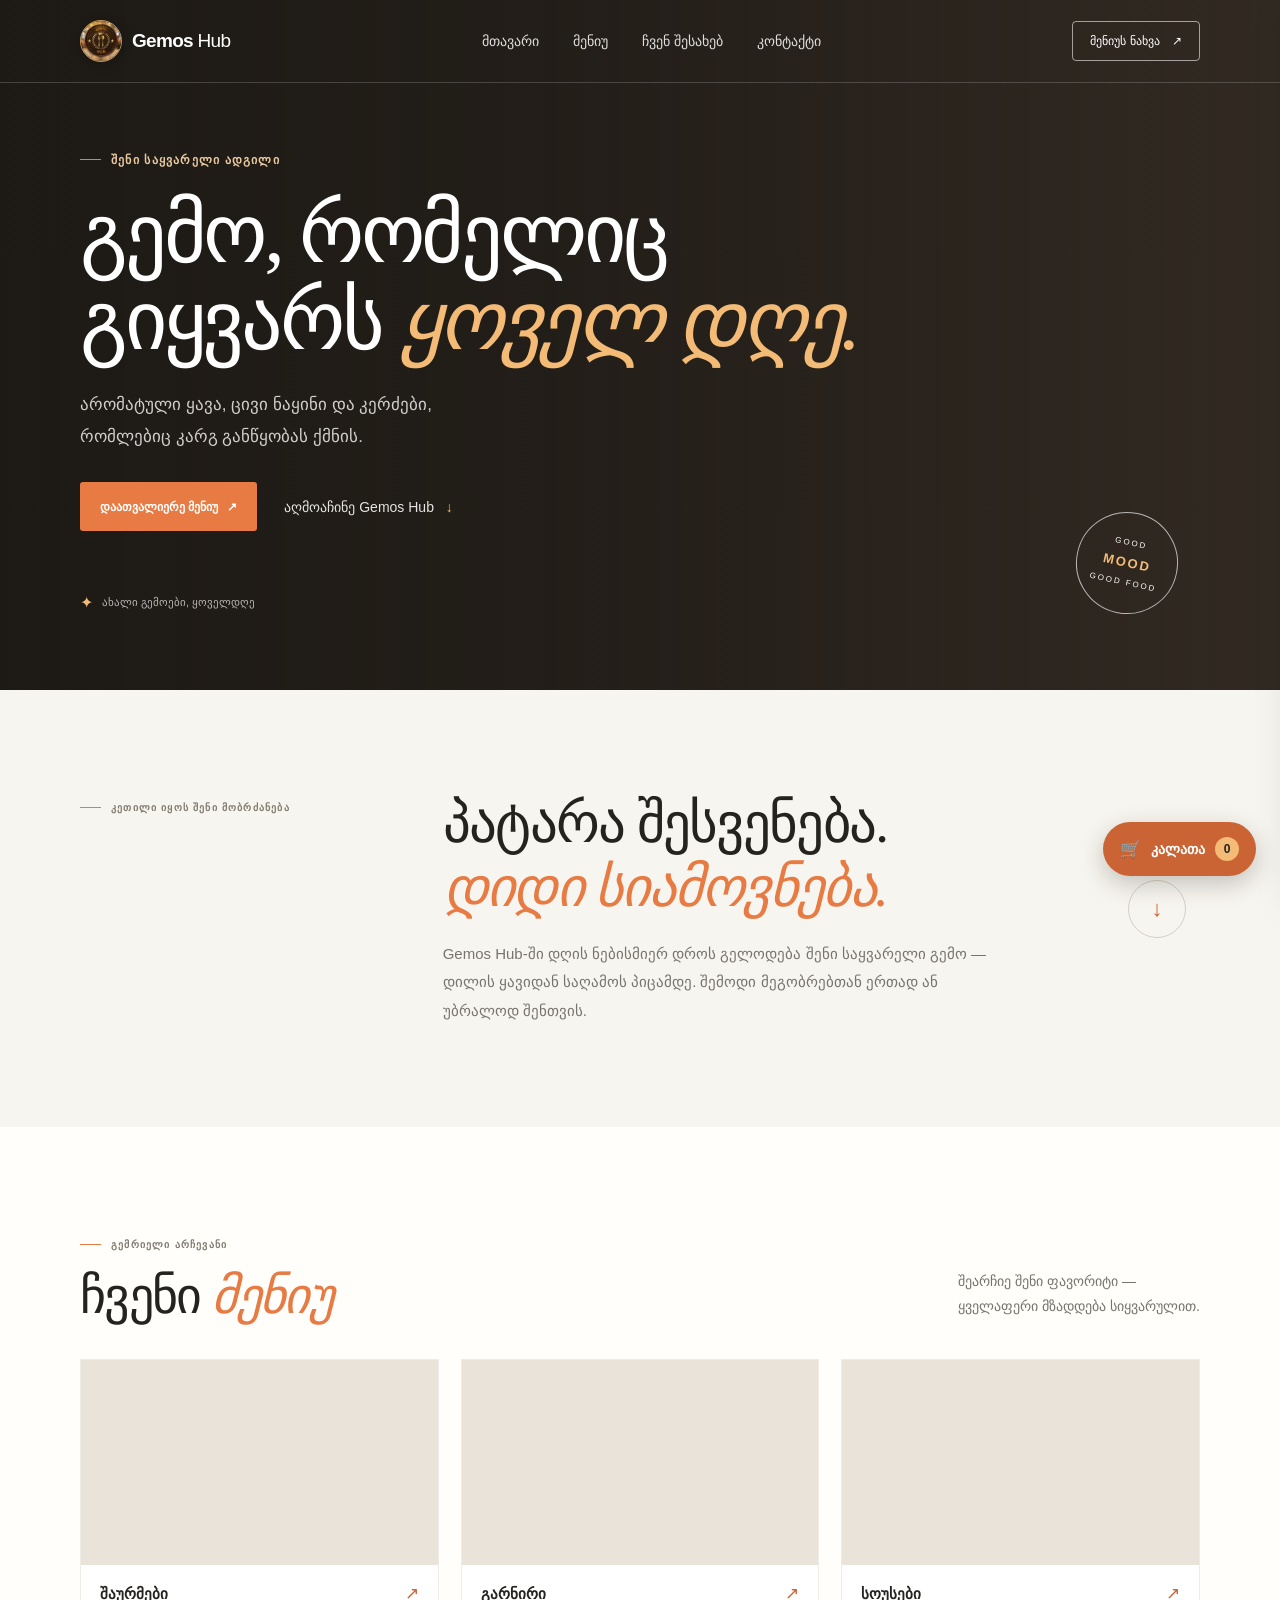
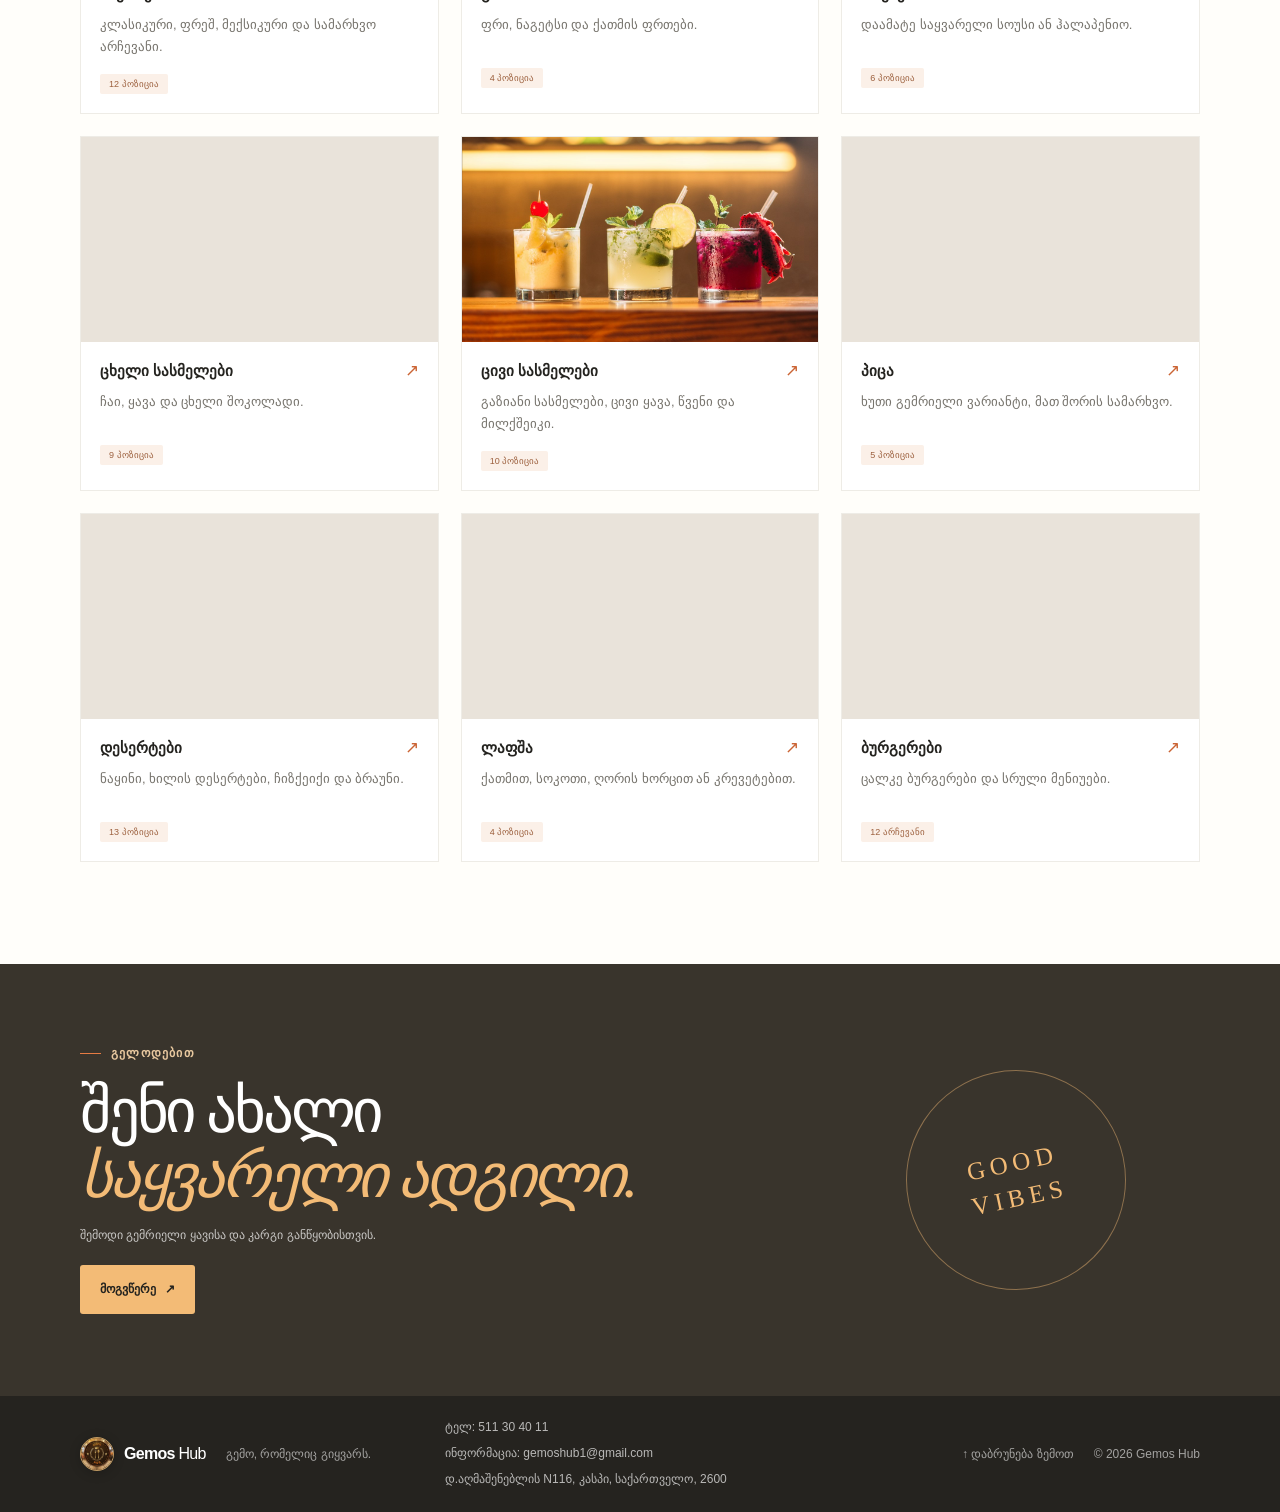
<file: index.html>
<!DOCTYPE html>
<html lang="ka">
<head>
    <meta charset="UTF-8">
    <meta name="viewport" content="width=device-width, initial-scale=1.0">
    <meta name="description" content="Gemos Hub — გემრიელი ყავა, ნაყინი და საყვარელი კერძები ერთ სივრცეში.">
    <title>Gemos Hub — გემო, რომელიც გიყვარს</title>
    <link rel="stylesheet" href="style.css">
</head>
<body>
    <header class="site-header">
        <div class="container header-content">
            <a class="brand" href="index.html#menu" aria-label="Gemos Hub — მენიუ">
                <img class="brand-logo" src="gemos-hub-logo.png" alt="">
                <span>Gemos <span class="brand-light">Hub</span></span>
            </a>
            <nav class="main-nav" aria-label="მთავარი ნავიგაცია">
                <a href="index.html#menu">მთავარი</a>
                <a href="index.html#menu">მენიუ</a>
                <a href="#about">ჩვენ შესახებ</a>
                <a href="#contact">კონტაქტი</a>
            </nav>
            <a class="header-button" href="#menu">მენიუს ნახვა <span aria-hidden="true">↗</span></a>
        </div>
    </header>

    <main>
        <section class="hero" id="home">
            <div class="hero-image" role="img" aria-label="ყავა და გემრიელი დესერტი კაფის მაგიდაზე"></div>
            <div class="hero-shade"></div>
            <div class="container hero-content">
                <p class="eyebrow"><span></span> შენი საყვარელი ადგილი</p>
                <h1>გემო, რომელიც<br>გიყვარს <span>ყოველ დღე.</span></h1>
                <p class="hero-copy">არომატული ყავა, ცივი ნაყინი და კერძები, რომლებიც კარგ განწყობას ქმნის.</p>
                <div class="hero-actions">
                    <a class="button button-primary" href="#menu">დაათვალიერე მენიუ <span aria-hidden="true">↗</span></a>
                    <a class="text-link" href="#about">აღმოაჩინე Gemos Hub <span aria-hidden="true">↓</span></a>
                </div>
                <div class="hero-note"><span class="note-icon" aria-hidden="true">✦</span> ახალი გემოები, ყოველდღე</div>
            </div>
            <div class="hero-stamp" aria-hidden="true"><span>GOOD</span><strong>MOOD</strong><span>GOOD FOOD</span></div>
        </section>

        <section class="intro section-pad" id="about">
            <div class="container intro-grid">
                <p class="eyebrow dark-eyebrow"><span></span> კეთილი იყოს შენი მობრძანება</p>
                <div class="intro-copy">
                    <h2>პატარა შესვენება.<br><span>დიდი სიამოვნება.</span></h2>
                    <p>Gemos Hub-ში დღის ნებისმიერ დროს გელოდება შენი საყვარელი გემო — დილის ყავიდან საღამოს პიცამდე. შემოდი მეგობრებთან ერთად ან უბრალოდ შენთვის.</p>
                </div>
                <a class="round-link" href="#menu" aria-label="მენიუს ნახვა">↓</a>
            </div>
        </section>

        <section class="menu-section section-pad" id="menu">
            <div class="container">
                <div class="section-heading">
                    <div>
                        <p class="eyebrow dark-eyebrow"><span></span> გემრიელი არჩევანი</p>
                        <h2>ჩვენი <span>მენიუ</span></h2>
                    </div>
                    <p>შეარჩიე შენი ფავორიტი —<br>ყველაფერი მზადდება სიყვარულით.</p>
                </div>

                <div class="menu-grid">
                    <a class="menu-card category-card" href="shawarma.html">
                        <div class="card-photo photo-shawarma" role="img" aria-label="შაურმები"></div>
                        <div class="card-content">
                            <div class="card-title"><h3>შაურმები</h3><span class="category-arrow">↗</span></div>
                            <p>კლასიკური, ფრეშ, მექსიკური და სამარხვო არჩევანი.</p>
                            <span class="tag">12 პოზიცია</span>
                        </div>
                    </a>
                    <a class="menu-card category-card" href="sides.html">
                        <div class="card-photo photo-sides" role="img" aria-label="გარნირი"></div>
                        <div class="card-content">
                            <div class="card-title"><h3>გარნირი</h3><span class="category-arrow">↗</span></div>
                            <p>ფრი, ნაგეტსი და ქათმის ფრთები.</p>
                            <span class="tag">4 პოზიცია</span>
                        </div>
                    </a>
                    <a class="menu-card category-card" href="sauces.html">
                        <div class="card-photo photo-sauces" role="img" aria-label="სოუსები"></div>
                        <div class="card-content">
                            <div class="card-title"><h3>სოუსები</h3><span class="category-arrow">↗</span></div>
                            <p>დაამატე საყვარელი სოუსი ან ჰალაპენიო.</p>
                            <span class="tag">6 პოზიცია</span>
                        </div>
                    </a>
                    <a class="menu-card category-card" href="hot-drinks.html">
                        <div class="card-photo photo-coffee" role="img" aria-label="ცხელი სასმელები"></div>
                        <div class="card-content">
                            <div class="card-title"><h3>ცხელი სასმელები</h3><span class="category-arrow">↗</span></div>
                            <p>ჩაი, ყავა და ცხელი შოკოლადი.</p>
                            <span class="tag">9 პოზიცია</span>
                        </div>
                    </a>
                    <a class="menu-card category-card" href="cold-drinks.html">
                        <div class="card-photo photo-cold-drinks" role="img" aria-label="ცივი სასმელები"></div>
                        <div class="card-content">
                            <div class="card-title"><h3>ცივი სასმელები</h3><span class="category-arrow">↗</span></div>
                            <p>გაზიანი სასმელები, ცივი ყავა, წვენი და მილქშეიკი.</p>
                            <span class="tag">10 პოზიცია</span>
                        </div>
                    </a>
                    <a class="menu-card category-card" href="pizza.html">
                        <div class="card-photo photo-pizza" role="img" aria-label="პიცა"></div>
                        <div class="card-content">
                            <div class="card-title"><h3>პიცა</h3><span class="category-arrow">↗</span></div>
                            <p>ხუთი გემრიელი ვარიანტი, მათ შორის სამარხვო.</p>
                            <span class="tag">5 პოზიცია</span>
                        </div>
                    </a>
                    <a class="menu-card category-card" href="desserts.html">
                        <div class="card-photo photo-desserts" role="img" aria-label="დესერტები"></div>
                        <div class="card-content">
                            <div class="card-title"><h3>დესერტები</h3><span class="category-arrow">↗</span></div>
                            <p>ნაყინი, ხილის დესერტები, ჩიზქეიქი და ბრაუნი.</p>
                            <span class="tag">13 პოზიცია</span>
                        </div>
                    </a>
                    <a class="menu-card category-card" href="noodles.html">
                        <div class="card-photo photo-noodles" role="img" aria-label="ლაფშა"></div>
                        <div class="card-content">
                            <div class="card-title"><h3>ლაფშა</h3><span class="category-arrow">↗</span></div>
                            <p>ქათმით, სოკოთი, ღორის ხორცით ან კრევეტებით.</p>
                            <span class="tag">4 პოზიცია</span>
                        </div>
                    </a>
                    <a class="menu-card category-card" href="burgers.html">
                        <div class="card-photo photo-burger" role="img" aria-label="ბურგერები"></div>
                        <div class="card-content">
                            <div class="card-title"><h3>ბურგერები</h3><span class="category-arrow">↗</span></div>
                            <p>ცალკე ბურგერები და სრული მენიუები.</p>
                            <span class="tag">12 არჩევანი</span>
                        </div>
                    </a>
                </div>
            </div>
        </section>

        <section class="visit-section" id="contact">
            <div class="container visit-content">
                <p class="eyebrow"><span></span> გელოდებით</p>
                <h2>შენი ახალი<br><span>საყვარელი ადგილი.</span></h2>
                <p>შემოდი გემრიელი ყავისა და კარგი განწყობისთვის.</p>
                <a class="button button-light" href="mailto:gemoshub1@gmail.com">მოგვწერე <span aria-hidden="true">↗</span></a>
            </div>
            <div class="visit-orbit" aria-hidden="true">GOOD<br>VIBES</div>
        </section>
    </main>

    <footer class="site-footer">
        <div class="container footer-content">
            <a class="brand footer-brand" href="index.html#menu">
                <img class="brand-logo" src="gemos-hub-logo.png" alt="">
                <span>Gemos <span class="brand-light">Hub</span></span>
            </a>
            <p>გემო, რომელიც გიყვარს.</p>
            <div class="footer-contact">
                <a href="tel:+995511304011">ტელ: 511 30 40 11</a>
                <a href="mailto:gemoshub1@gmail.com">ინფორმაცია: gemoshub1@gmail.com</a>
                <a href="https://maps.google.com/?q=41.93372,44.42209" target="_blank" rel="noopener noreferrer">დ.აღმაშენებლის N116, კასპი, საქართველო, 2600</a>
            </div>
            <a href="#home">↑ დაბრუნება ზემოთ</a>
            <span class="copyright">© 2026 Gemos Hub</span>
        </div>
    </footer>
    <script src="script.js"></script>
</body>
</html>
</file>
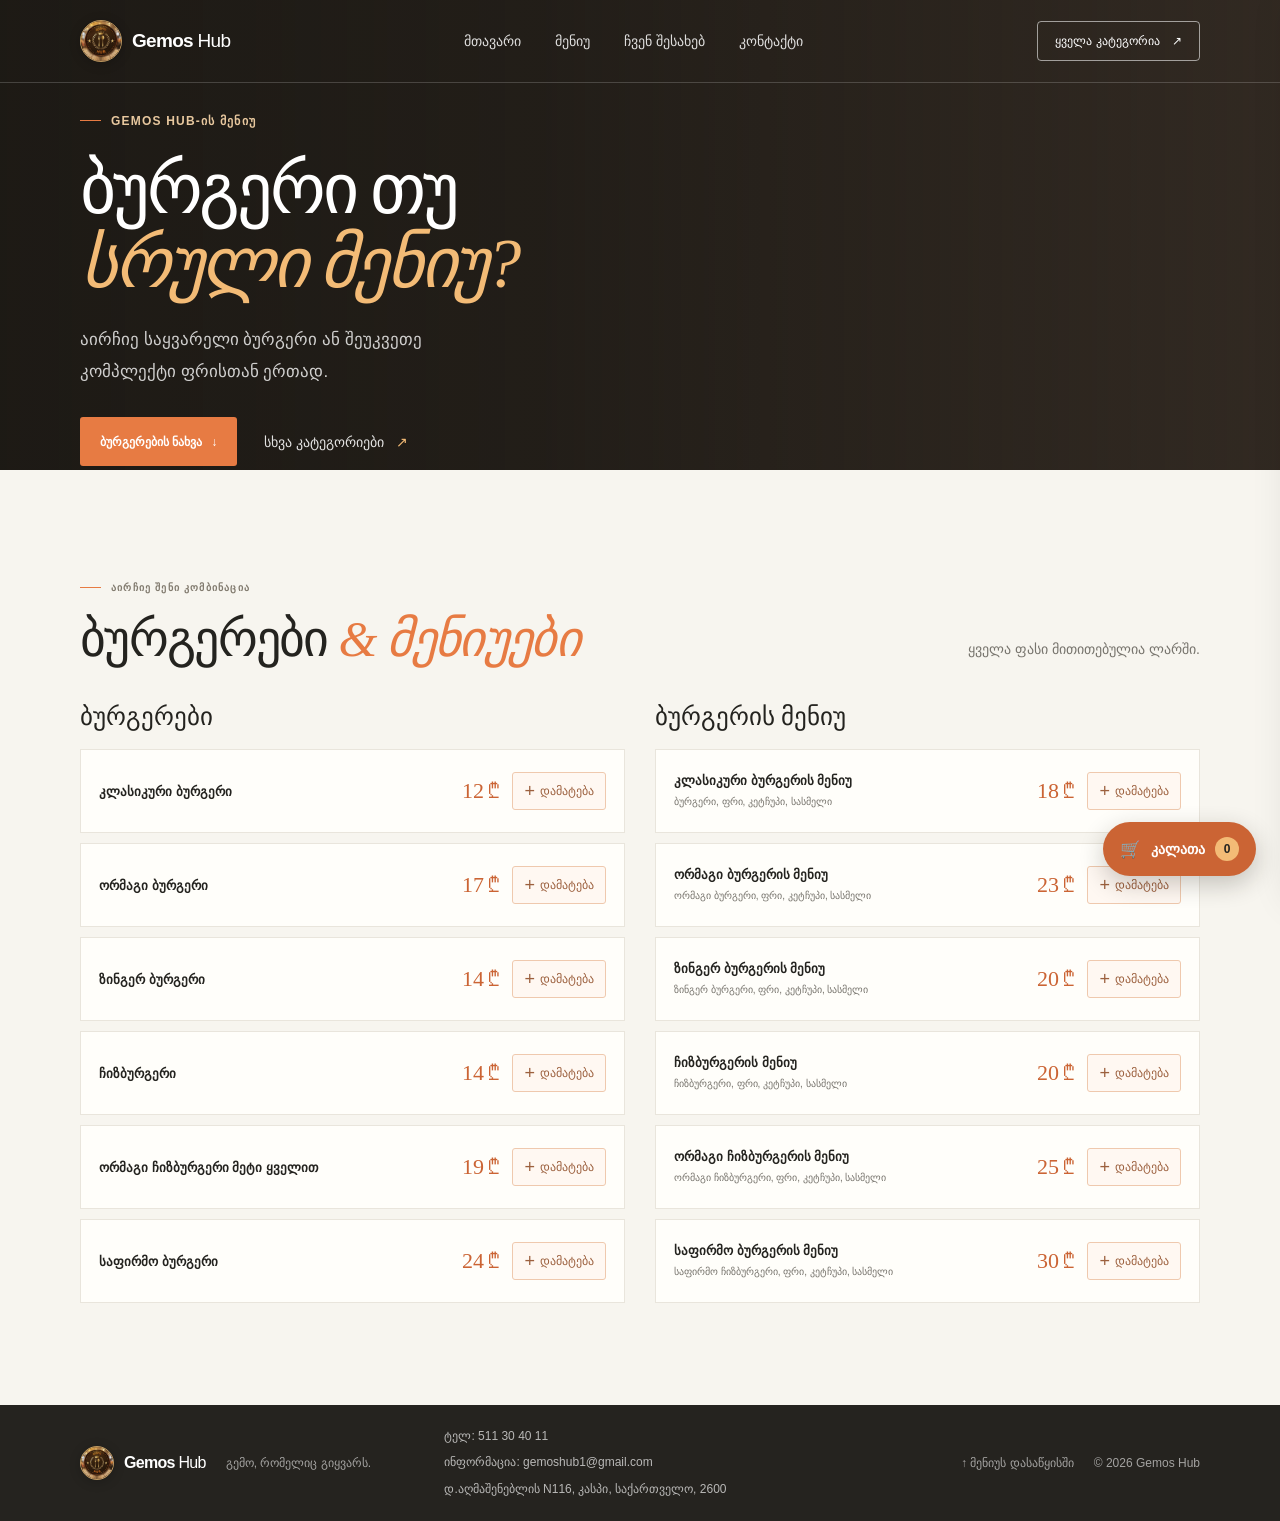
<file: burgers.html>
<!DOCTYPE html>
<html lang="ka">
<head>
    <meta charset="UTF-8">
    <meta name="viewport" content="width=device-width, initial-scale=1.0">
    <meta name="description" content="Gemos Hub-ის ბურგერები და ბურგერის მენიუები.">
    <title>ბურგერები — Gemos Hub</title>
    <link rel="stylesheet" href="style.css">
</head>
<body>
    <header class="site-header">
        <div class="container header-content">
            <a class="brand" href="index.html#menu" aria-label="Gemos Hub — მენიუ"><img class="brand-logo" src="gemos-hub-logo.png" alt=""><span>Gemos <span class="brand-light">Hub</span></span></a>
            <nav class="main-nav" aria-label="მთავარი ნავიგაცია">
                <a href="index.html#menu">მთავარი</a><a href="index.html#menu">მენიუ</a><a href="index.html#about">ჩვენ შესახებ</a><a href="index.html#contact">კონტაქტი</a>
            </nav>
            <a class="header-button" href="index.html#menu">ყველა კატეგორია <span aria-hidden="true">↗</span></a>
        </div>
    </header>
    <main>
        <section class="hero category-hero">
            <div class="hero-image banner-burgers" role="img" aria-label="ბურგერები"></div><div class="hero-shade"></div>
            <div class="container hero-content">
                <p class="eyebrow"><span></span> Gemos Hub-ის მენიუ</p><h1>ბურგერი თუ<br><span>სრული მენიუ?</span></h1>
                <p class="hero-copy">აირჩიე საყვარელი ბურგერი ან შეუკვეთე კომპლექტი ფრისთან ერთად.</p>
                <div class="hero-actions"><a class="button button-primary" href="#category-menu">ბურგერების ნახვა <span aria-hidden="true">↓</span></a><a class="text-link" href="index.html#menu">სხვა კატეგორიები <span aria-hidden="true">↗</span></a></div>
            </div>
        </section>
        <section class="product-section section-pad" id="category-menu">
            <div class="container">
                <div class="section-heading"><div><p class="eyebrow dark-eyebrow"><span></span> აირჩიე შენი კომბინაცია</p><h2>ბურგერები <span>& მენიუები</span></h2></div><p>ყველა ფასი მითითებულია ლარში.</p></div>
                <div class="burger-groups">
                    <section class="burger-group" aria-labelledby="burgers-list">
                        <h3 id="burgers-list">ბურგერები</h3>
                        <div class="product-grid">
                            <article class="product-row"><div><h3>კლასიკური ბურგერი</h3></div><span class="product-price">12 ₾</span></article>
                            <article class="product-row"><div><h3>ორმაგი ბურგერი</h3></div><span class="product-price">17 ₾</span></article>
                            <article class="product-row"><div><h3>ზინგერ ბურგერი</h3></div><span class="product-price">14 ₾</span></article>
                            <article class="product-row"><div><h3>ჩიზბურგერი</h3></div><span class="product-price">14 ₾</span></article>
                            <article class="product-row"><div><h3>ორმაგი ჩიზბურგერი მეტი ყველით</h3></div><span class="product-price">19 ₾</span></article>
                            <article class="product-row"><div><h3>საფირმო ბურგერი</h3></div><span class="product-price">24 ₾</span></article>
                        </div>
                    </section>
                    <section class="burger-group" aria-labelledby="burger-meals-list">
                        <h3 id="burger-meals-list">ბურგერის მენიუ</h3>
                        <div class="product-grid">
                            <article class="product-row"><div><h3>კლასიკური ბურგერის მენიუ</h3><p>ბურგერი, ფრი, კეტჩუპი, სასმელი</p></div><span class="product-price">18 ₾</span></article>
                            <article class="product-row"><div><h3>ორმაგი ბურგერის მენიუ</h3><p>ორმაგი ბურგერი, ფრი, კეტჩუპი, სასმელი</p></div><span class="product-price">23 ₾</span></article>
                            <article class="product-row"><div><h3>ზინგერ ბურგერის მენიუ</h3><p>ზინგერ ბურგერი, ფრი, კეტჩუპი, სასმელი</p></div><span class="product-price">20 ₾</span></article>
                            <article class="product-row"><div><h3>ჩიზბურგერის მენიუ</h3><p>ჩიზბურგერი, ფრი, კეტჩუპი, სასმელი</p></div><span class="product-price">20 ₾</span></article>
                            <article class="product-row"><div><h3>ორმაგი ჩიზბურგერის მენიუ</h3><p>ორმაგი ჩიზბურგერი, ფრი, კეტჩუპი, სასმელი</p></div><span class="product-price">25 ₾</span></article>
                            <article class="product-row"><div><h3>საფირმო ბურგერის მენიუ</h3><p>საფირმო ჩიზბურგერი, ფრი, კეტჩუპი, სასმელი</p></div><span class="product-price">30 ₾</span></article>
                        </div>
                    </section>
                </div>
            </div>
        </section>
    </main>
    <footer class="site-footer"><div class="container footer-content"><a class="brand footer-brand" href="index.html#menu"><img class="brand-logo" src="gemos-hub-logo.png" alt=""><span>Gemos <span class="brand-light">Hub</span></span></a><p>გემო, რომელიც გიყვარს.</p><div class="footer-contact"><a href="tel:+995511304011">ტელ: 511 30 40 11</a><a href="mailto:gemoshub1@gmail.com">ინფორმაცია: gemoshub1@gmail.com</a><a href="https://maps.google.com/?q=41.93372,44.42209" target="_blank" rel="noopener noreferrer">დ.აღმაშენებლის N116, კასპი, საქართველო, 2600</a></div><a href="#category-menu">↑ მენიუს დასაწყისში</a><span class="copyright">© 2026 Gemos Hub</span></div></footer>
    <script src="script.js"></script>
</body>
</html>
</file>
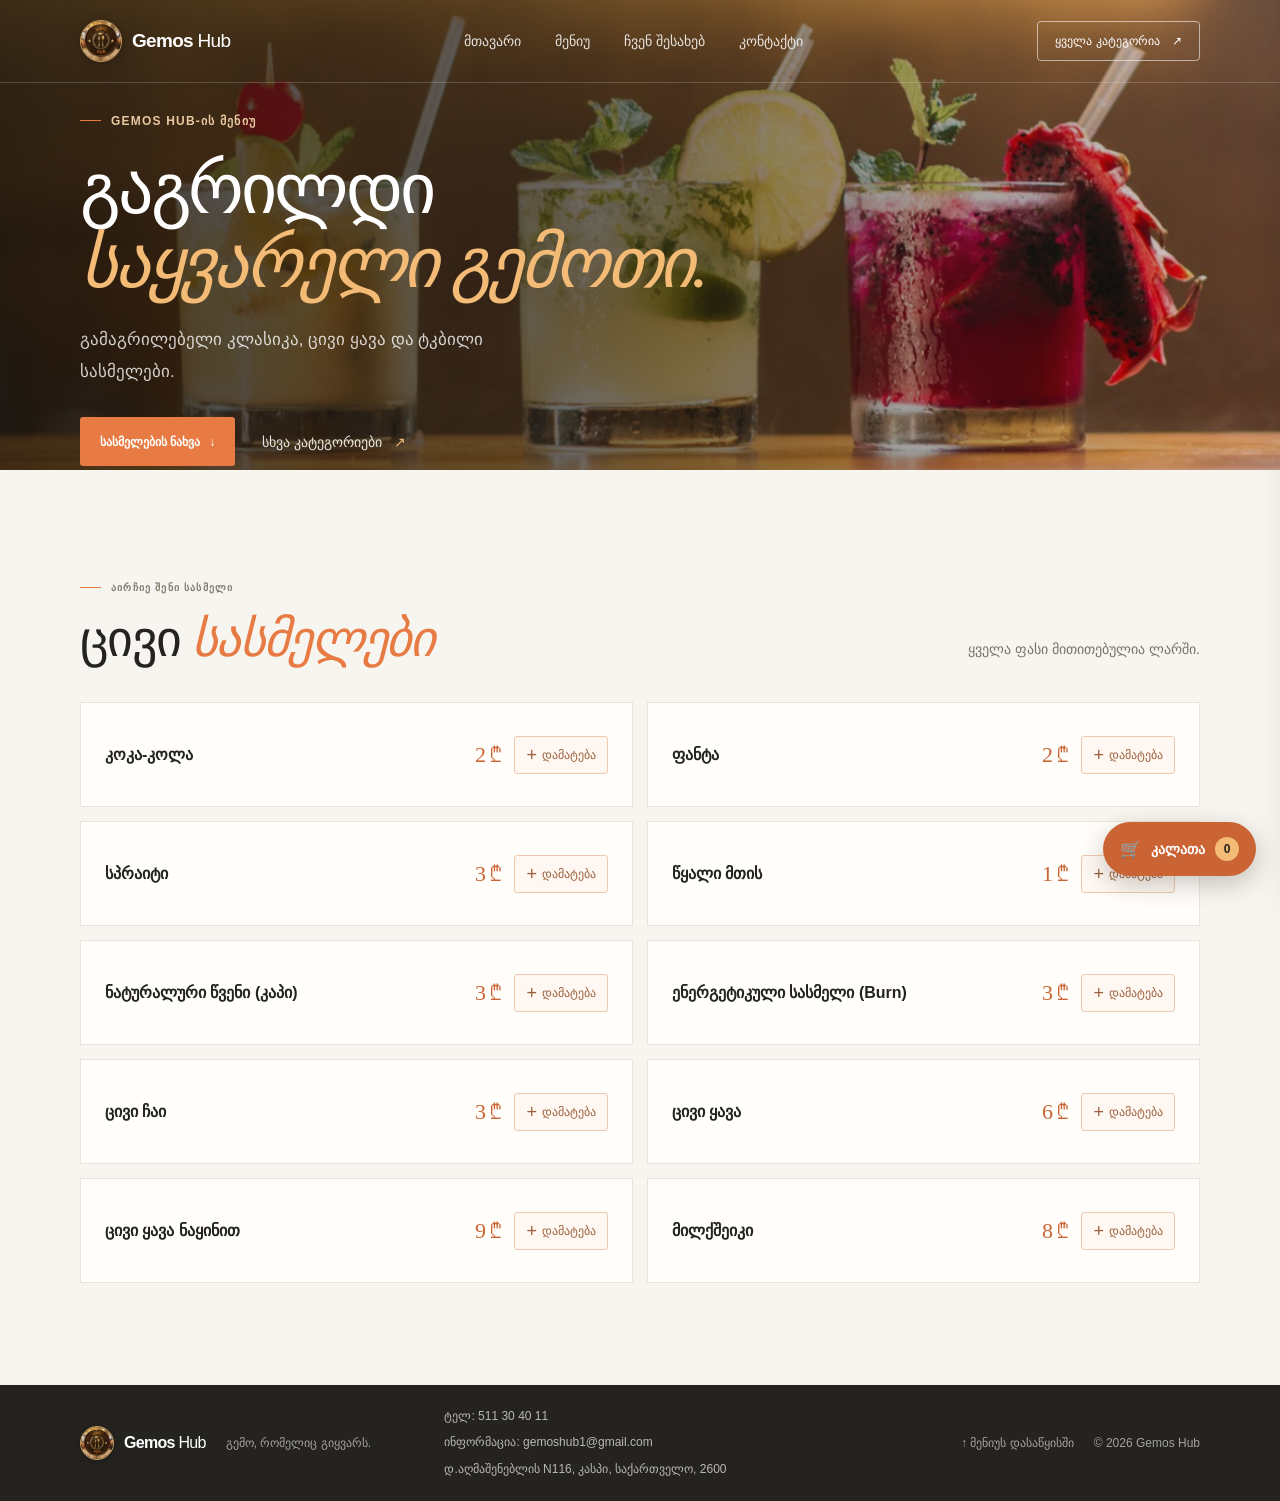
<file: cold-drinks.html>
<!DOCTYPE html>
<html lang="ka">
<head>
    <meta charset="UTF-8">
    <meta name="viewport" content="width=device-width, initial-scale=1.0">
    <meta name="description" content="Gemos Hub-ის ცივი სასმელების მენიუ.">
    <title>ცივი სასმელები — Gemos Hub</title>
    <link rel="stylesheet" href="style.css">
</head>
<body>
    <header class="site-header">
        <div class="container header-content">
            <a class="brand" href="index.html#menu" aria-label="Gemos Hub — მენიუ"><img class="brand-logo" src="gemos-hub-logo.png" alt=""><span>Gemos <span class="brand-light">Hub</span></span></a>
            <nav class="main-nav" aria-label="მთავარი ნავიგაცია">
                <a href="index.html#menu">მთავარი</a><a href="index.html#menu">მენიუ</a><a href="index.html#about">ჩვენ შესახებ</a><a href="index.html#contact">კონტაქტი</a>
            </nav>
            <a class="header-button" href="index.html#menu">ყველა კატეგორია <span aria-hidden="true">↗</span></a>
        </div>
    </header>
    <main>
        <section class="hero category-hero">
            <div class="hero-image banner-cold-drinks" role="img" aria-label="ცივი სასმელები"></div><div class="hero-shade"></div>
            <div class="container hero-content">
                <p class="eyebrow"><span></span> Gemos Hub-ის მენიუ</p><h1>გაგრილდი<br><span>საყვარელი გემოთი.</span></h1>
                <p class="hero-copy">გამაგრილებელი კლასიკა, ცივი ყავა და ტკბილი სასმელები.</p>
                <div class="hero-actions"><a class="button button-primary" href="#category-menu">სასმელების ნახვა <span aria-hidden="true">↓</span></a><a class="text-link" href="index.html#menu">სხვა კატეგორიები <span aria-hidden="true">↗</span></a></div>
            </div>
        </section>
        <section class="product-section section-pad" id="category-menu">
            <div class="container">
                <div class="section-heading"><div><p class="eyebrow dark-eyebrow"><span></span> აირჩიე შენი სასმელი</p><h2>ცივი <span>სასმელები</span></h2></div><p>ყველა ფასი მითითებულია ლარში.</p></div>
                <div class="product-grid">
                    <article class="product-row"><div><h3>კოკა-კოლა</h3></div><span class="product-price">2 ₾</span></article>
                    <article class="product-row"><div><h3>ფანტა</h3></div><span class="product-price">2 ₾</span></article>
                    <article class="product-row"><div><h3>სპრაიტი</h3></div><span class="product-price">3 ₾</span></article>
                    <article class="product-row"><div><h3>წყალი მთის</h3></div><span class="product-price">1 ₾</span></article>
                    <article class="product-row"><div><h3>ნატურალური წვენი (კაპი)</h3></div><span class="product-price">3 ₾</span></article>
                    <article class="product-row"><div><h3>ენერგეტიკული სასმელი (Burn)</h3></div><span class="product-price">3 ₾</span></article>
                    <article class="product-row"><div><h3>ცივი ჩაი</h3></div><span class="product-price">3 ₾</span></article>
                    <article class="product-row"><div><h3>ცივი ყავა</h3></div><span class="product-price">6 ₾</span></article>
                    <article class="product-row"><div><h3>ცივი ყავა ნაყინით</h3></div><span class="product-price">9 ₾</span></article>
                    <article class="product-row"><div><h3>მილქშეიკი</h3></div><span class="product-price">8 ₾</span></article>
                </div>
            </div>
        </section>
    </main>
    <footer class="site-footer"><div class="container footer-content"><a class="brand footer-brand" href="index.html#menu"><img class="brand-logo" src="gemos-hub-logo.png" alt=""><span>Gemos <span class="brand-light">Hub</span></span></a><p>გემო, რომელიც გიყვარს.</p><div class="footer-contact"><a href="tel:+995511304011">ტელ: 511 30 40 11</a><a href="mailto:gemoshub1@gmail.com">ინფორმაცია: gemoshub1@gmail.com</a><a href="https://maps.google.com/?q=41.93372,44.42209" target="_blank" rel="noopener noreferrer">დ.აღმაშენებლის N116, კასპი, საქართველო, 2600</a></div><a href="#category-menu">↑ მენიუს დასაწყისში</a><span class="copyright">© 2026 Gemos Hub</span></div></footer>
    <script src="script.js"></script>
</body>
</html>
</file>
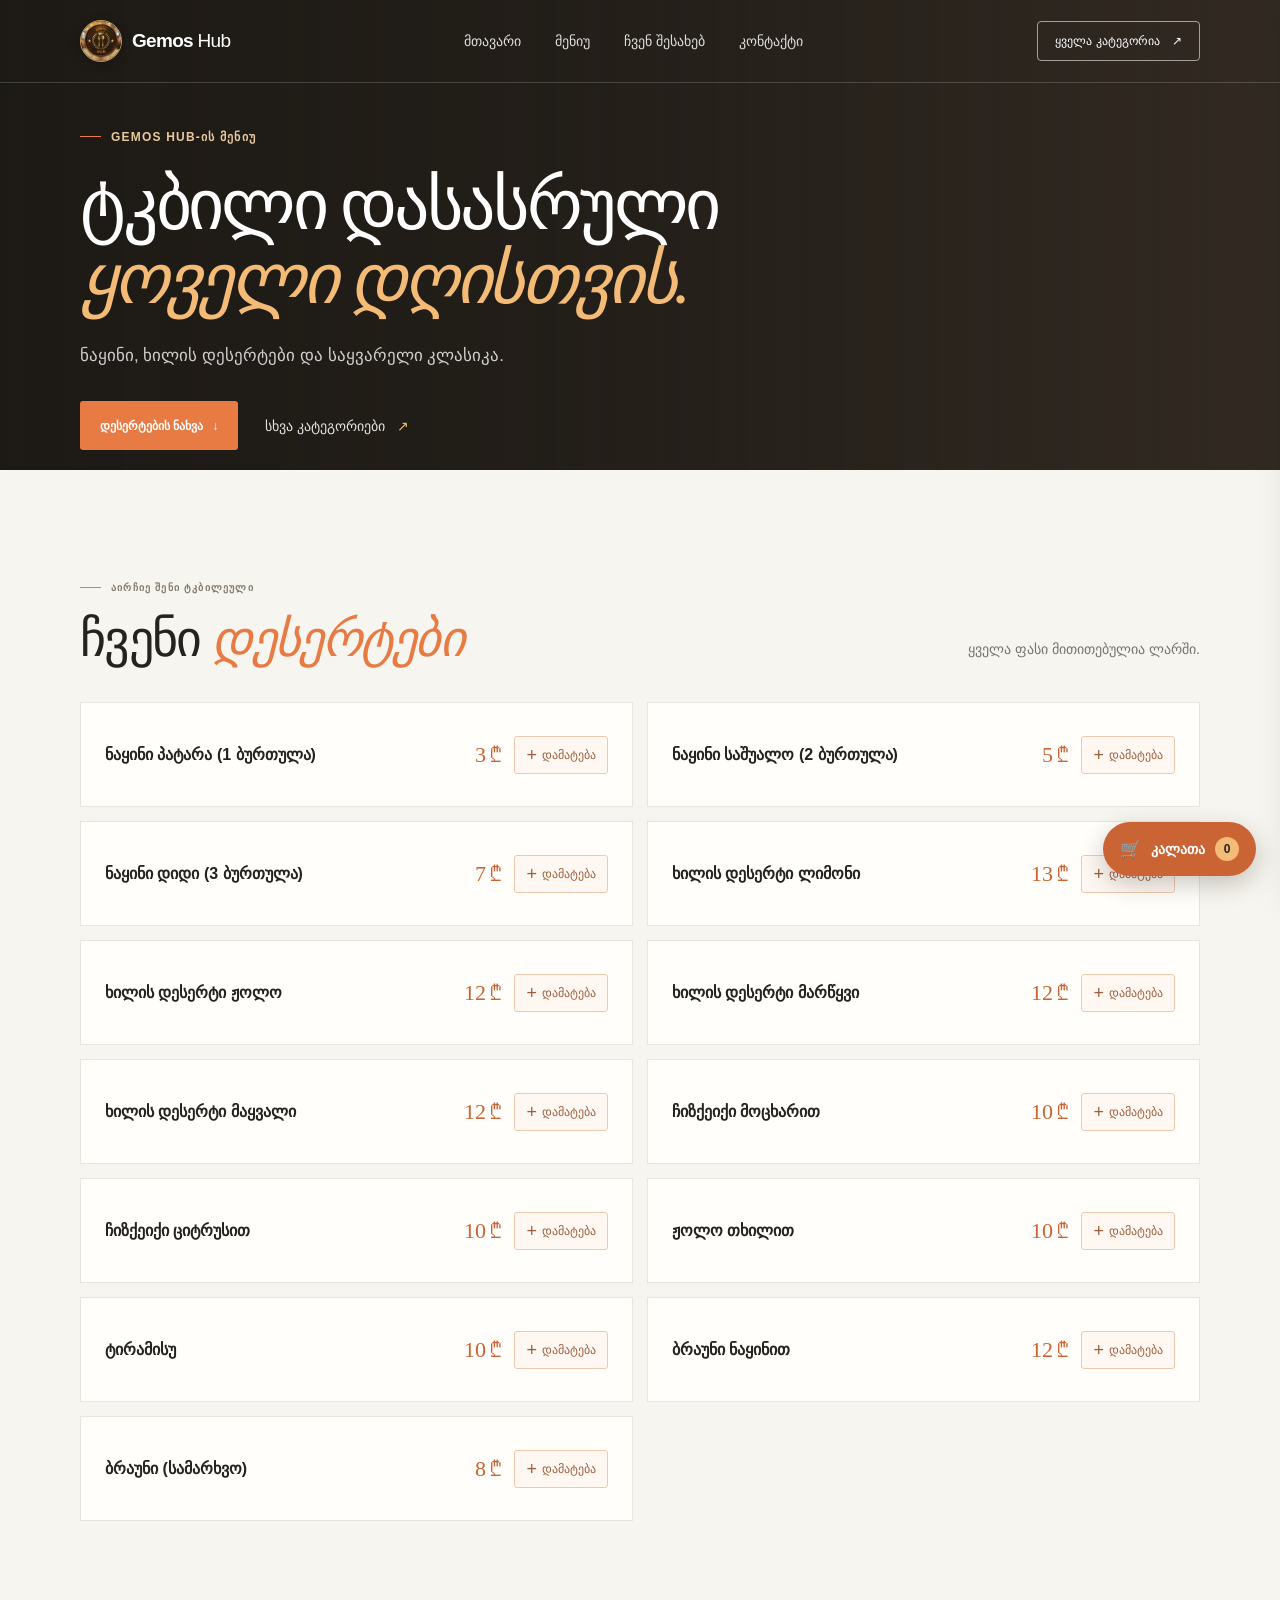
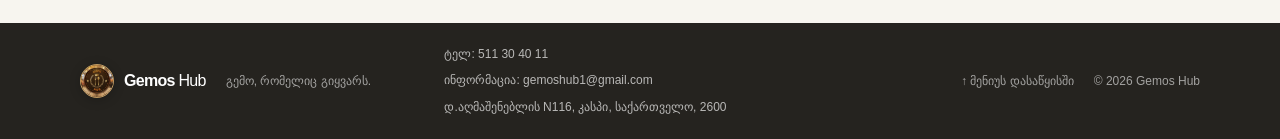
<file: desserts.html>
<!DOCTYPE html>
<html lang="ka">
<head>
    <meta charset="UTF-8">
    <meta name="viewport" content="width=device-width, initial-scale=1.0">
    <meta name="description" content="ნაყინი, ხილის დესერტები, ჩიზქეიქი და ბრაუნი Gemos Hub-ში.">
    <title>დესერტები — Gemos Hub</title>
    <link rel="stylesheet" href="style.css">
</head>
<body>
    <header class="site-header">
        <div class="container header-content">
            <a class="brand" href="index.html#menu" aria-label="Gemos Hub — მენიუ"><img class="brand-logo" src="gemos-hub-logo.png" alt=""><span>Gemos <span class="brand-light">Hub</span></span></a>
            <nav class="main-nav" aria-label="მთავარი ნავიგაცია">
                <a href="index.html#menu">მთავარი</a><a href="index.html#menu">მენიუ</a><a href="index.html#about">ჩვენ შესახებ</a><a href="index.html#contact">კონტაქტი</a>
            </nav>
            <a class="header-button" href="index.html#menu">ყველა კატეგორია <span aria-hidden="true">↗</span></a>
        </div>
    </header>
    <main>
        <section class="hero category-hero">
            <div class="hero-image banner-desserts" role="img" aria-label="დესერტები"></div><div class="hero-shade"></div>
            <div class="container hero-content">
                <p class="eyebrow"><span></span> Gemos Hub-ის მენიუ</p><h1>ტკბილი დასასრული<br><span>ყოველი დღისთვის.</span></h1>
                <p class="hero-copy">ნაყინი, ხილის დესერტები და საყვარელი კლასიკა.</p>
                <div class="hero-actions"><a class="button button-primary" href="#category-menu">დესერტების ნახვა <span aria-hidden="true">↓</span></a><a class="text-link" href="index.html#menu">სხვა კატეგორიები <span aria-hidden="true">↗</span></a></div>
            </div>
        </section>
        <section class="product-section section-pad" id="category-menu">
            <div class="container">
                <div class="section-heading"><div><p class="eyebrow dark-eyebrow"><span></span> აირჩიე შენი ტკბილეული</p><h2>ჩვენი <span>დესერტები</span></h2></div><p>ყველა ფასი მითითებულია ლარში.</p></div>
                <div class="product-grid">
                    <article class="product-row"><div><h3>ნაყინი პატარა (1 ბურთულა)</h3></div><span class="product-price">3 ₾</span></article>
                    <article class="product-row"><div><h3>ნაყინი საშუალო (2 ბურთულა)</h3></div><span class="product-price">5 ₾</span></article>
                    <article class="product-row"><div><h3>ნაყინი დიდი (3 ბურთულა)</h3></div><span class="product-price">7 ₾</span></article>
                    <article class="product-row"><div><h3>ხილის დესერტი ლიმონი</h3></div><span class="product-price">13 ₾</span></article>
                    <article class="product-row"><div><h3>ხილის დესერტი ჟოლო</h3></div><span class="product-price">12 ₾</span></article>
                    <article class="product-row"><div><h3>ხილის დესერტი მარწყვი</h3></div><span class="product-price">12 ₾</span></article>
                    <article class="product-row"><div><h3>ხილის დესერტი მაყვალი</h3></div><span class="product-price">12 ₾</span></article>
                    <article class="product-row"><div><h3>ჩიზქეიქი მოცხარით</h3></div><span class="product-price">10 ₾</span></article>
                    <article class="product-row"><div><h3>ჩიზქეიქი ციტრუსით</h3></div><span class="product-price">10 ₾</span></article>
                    <article class="product-row"><div><h3>ჟოლო თხილით</h3></div><span class="product-price">10 ₾</span></article>
                    <article class="product-row"><div><h3>ტირამისუ</h3></div><span class="product-price">10 ₾</span></article>
                    <article class="product-row"><div><h3>ბრაუნი ნაყინით</h3></div><span class="product-price">12 ₾</span></article>
                    <article class="product-row"><div><h3>ბრაუნი (სამარხვო)</h3></div><span class="product-price">8 ₾</span></article>
                </div>
            </div>
        </section>
    </main>
    <footer class="site-footer"><div class="container footer-content"><a class="brand footer-brand" href="index.html#menu"><img class="brand-logo" src="gemos-hub-logo.png" alt=""><span>Gemos <span class="brand-light">Hub</span></span></a><p>გემო, რომელიც გიყვარს.</p><div class="footer-contact"><a href="tel:+995511304011">ტელ: 511 30 40 11</a><a href="mailto:gemoshub1@gmail.com">ინფორმაცია: gemoshub1@gmail.com</a><a href="https://maps.google.com/?q=41.93372,44.42209" target="_blank" rel="noopener noreferrer">დ.აღმაშენებლის N116, კასპი, საქართველო, 2600</a></div><a href="#category-menu">↑ მენიუს დასაწყისში</a><span class="copyright">© 2026 Gemos Hub</span></div></footer>
    <script src="script.js"></script>
</body>
</html>
</file>
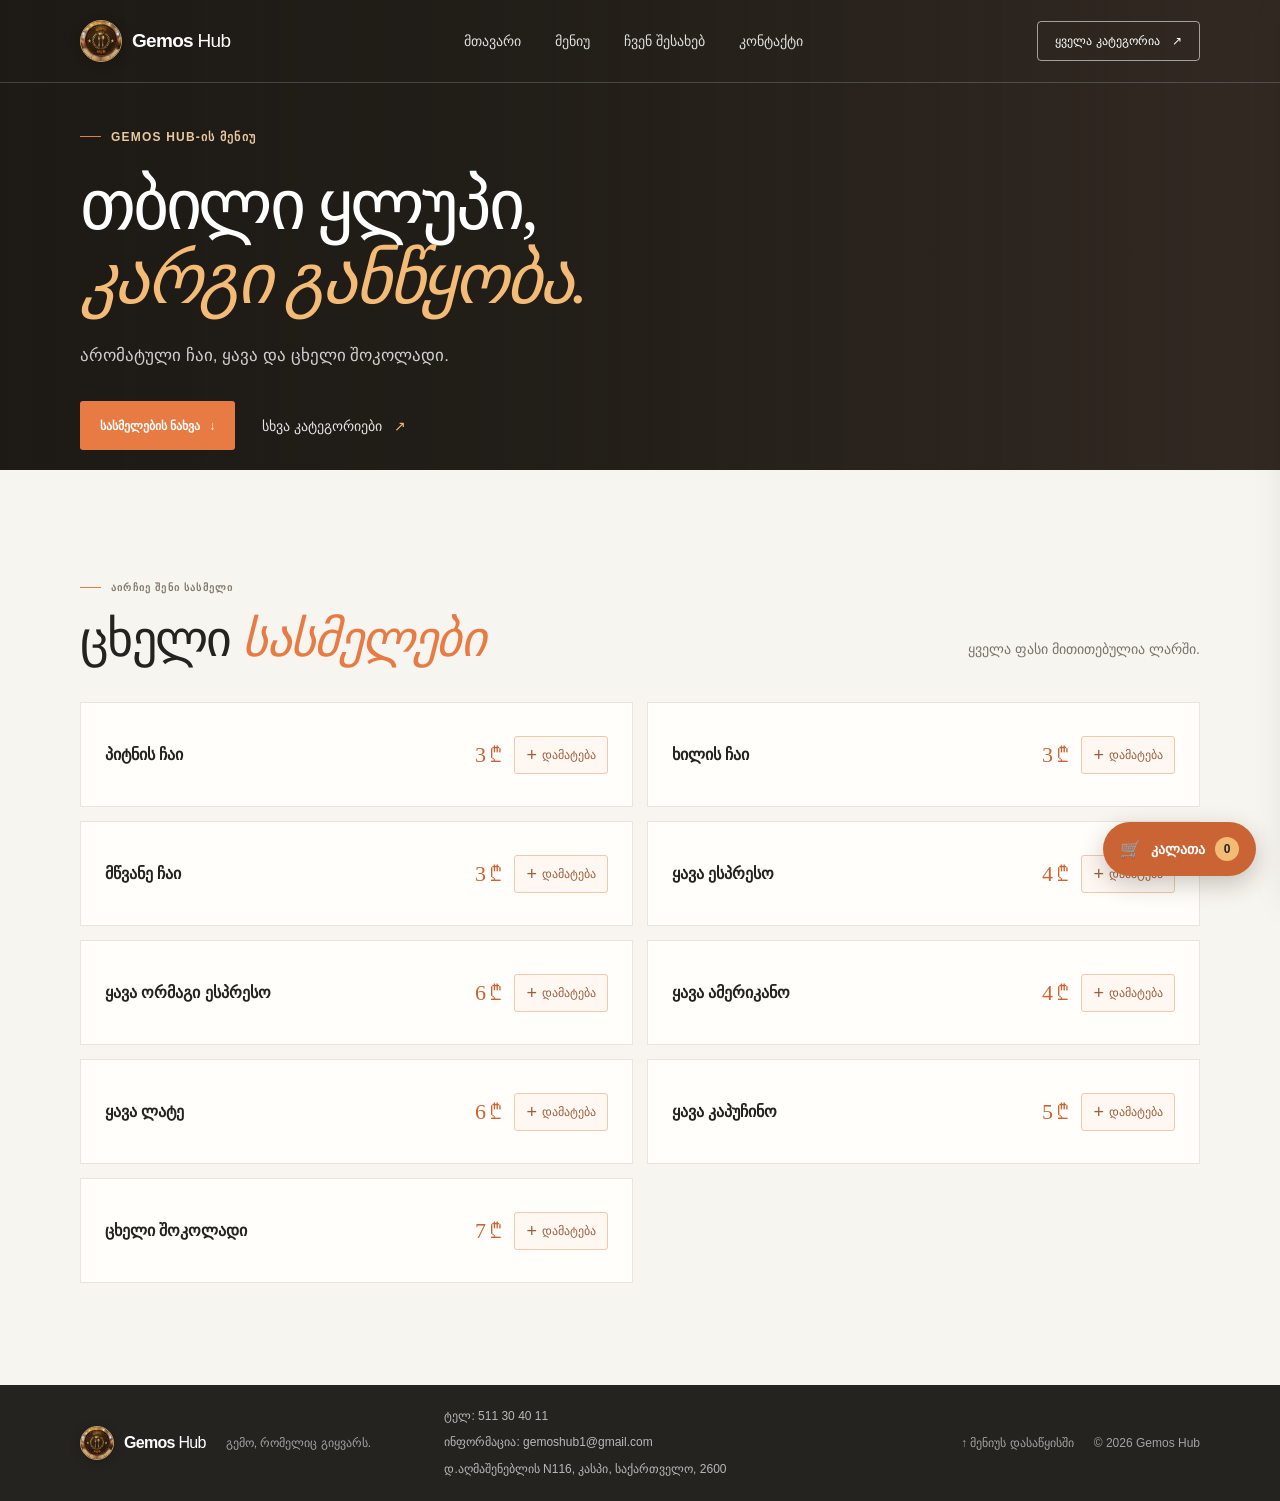
<file: hot-drinks.html>
<!DOCTYPE html>
<html lang="ka">
<head>
    <meta charset="UTF-8">
    <meta name="viewport" content="width=device-width, initial-scale=1.0">
    <meta name="description" content="ჩაი, ყავა და ცხელი შოკოლადი Gemos Hub-ში.">
    <title>ცხელი სასმელები — Gemos Hub</title>
    <link rel="stylesheet" href="style.css">
</head>
<body>
    <header class="site-header">
        <div class="container header-content">
            <a class="brand" href="index.html#menu" aria-label="Gemos Hub — მენიუ"><img class="brand-logo" src="gemos-hub-logo.png" alt=""><span>Gemos <span class="brand-light">Hub</span></span></a>
            <nav class="main-nav" aria-label="მთავარი ნავიგაცია">
                <a href="index.html#menu">მთავარი</a><a href="index.html#menu">მენიუ</a><a href="index.html#about">ჩვენ შესახებ</a><a href="index.html#contact">კონტაქტი</a>
            </nav>
            <a class="header-button" href="index.html#menu">ყველა კატეგორია <span aria-hidden="true">↗</span></a>
        </div>
    </header>
    <main>
        <section class="hero category-hero">
            <div class="hero-image banner-hot-drinks" role="img" aria-label="ცხელი სასმელები"></div><div class="hero-shade"></div>
            <div class="container hero-content">
                <p class="eyebrow"><span></span> Gemos Hub-ის მენიუ</p><h1>თბილი ყლუპი,<br><span>კარგი განწყობა.</span></h1>
                <p class="hero-copy">არომატული ჩაი, ყავა და ცხელი შოკოლადი.</p>
                <div class="hero-actions"><a class="button button-primary" href="#category-menu">სასმელების ნახვა <span aria-hidden="true">↓</span></a><a class="text-link" href="index.html#menu">სხვა კატეგორიები <span aria-hidden="true">↗</span></a></div>
            </div>
        </section>
        <section class="product-section section-pad" id="category-menu">
            <div class="container">
                <div class="section-heading"><div><p class="eyebrow dark-eyebrow"><span></span> აირჩიე შენი სასმელი</p><h2>ცხელი <span>სასმელები</span></h2></div><p>ყველა ფასი მითითებულია ლარში.</p></div>
                <div class="product-grid">
                    <article class="product-row"><div><h3>პიტნის ჩაი</h3></div><span class="product-price">3 ₾</span></article>
                    <article class="product-row"><div><h3>ხილის ჩაი</h3></div><span class="product-price">3 ₾</span></article>
                    <article class="product-row"><div><h3>მწვანე ჩაი</h3></div><span class="product-price">3 ₾</span></article>
                    <article class="product-row"><div><h3>ყავა ესპრესო</h3></div><span class="product-price">4 ₾</span></article>
                    <article class="product-row"><div><h3>ყავა ორმაგი ესპრესო</h3></div><span class="product-price">6 ₾</span></article>
                    <article class="product-row"><div><h3>ყავა ამერიკანო</h3></div><span class="product-price">4 ₾</span></article>
                    <article class="product-row"><div><h3>ყავა ლატე</h3></div><span class="product-price">6 ₾</span></article>
                    <article class="product-row"><div><h3>ყავა კაპუჩინო</h3></div><span class="product-price">5 ₾</span></article>
                    <article class="product-row"><div><h3>ცხელი შოკოლადი</h3></div><span class="product-price">7 ₾</span></article>
                </div>
            </div>
        </section>
    </main>
    <footer class="site-footer"><div class="container footer-content"><a class="brand footer-brand" href="index.html#menu"><img class="brand-logo" src="gemos-hub-logo.png" alt=""><span>Gemos <span class="brand-light">Hub</span></span></a><p>გემო, რომელიც გიყვარს.</p><div class="footer-contact"><a href="tel:+995511304011">ტელ: 511 30 40 11</a><a href="mailto:gemoshub1@gmail.com">ინფორმაცია: gemoshub1@gmail.com</a><a href="https://maps.google.com/?q=41.93372,44.42209" target="_blank" rel="noopener noreferrer">დ.აღმაშენებლის N116, კასპი, საქართველო, 2600</a></div><a href="#category-menu">↑ მენიუს დასაწყისში</a><span class="copyright">© 2026 Gemos Hub</span></div></footer>
    <script src="script.js"></script>
</body>
</html>
</file>
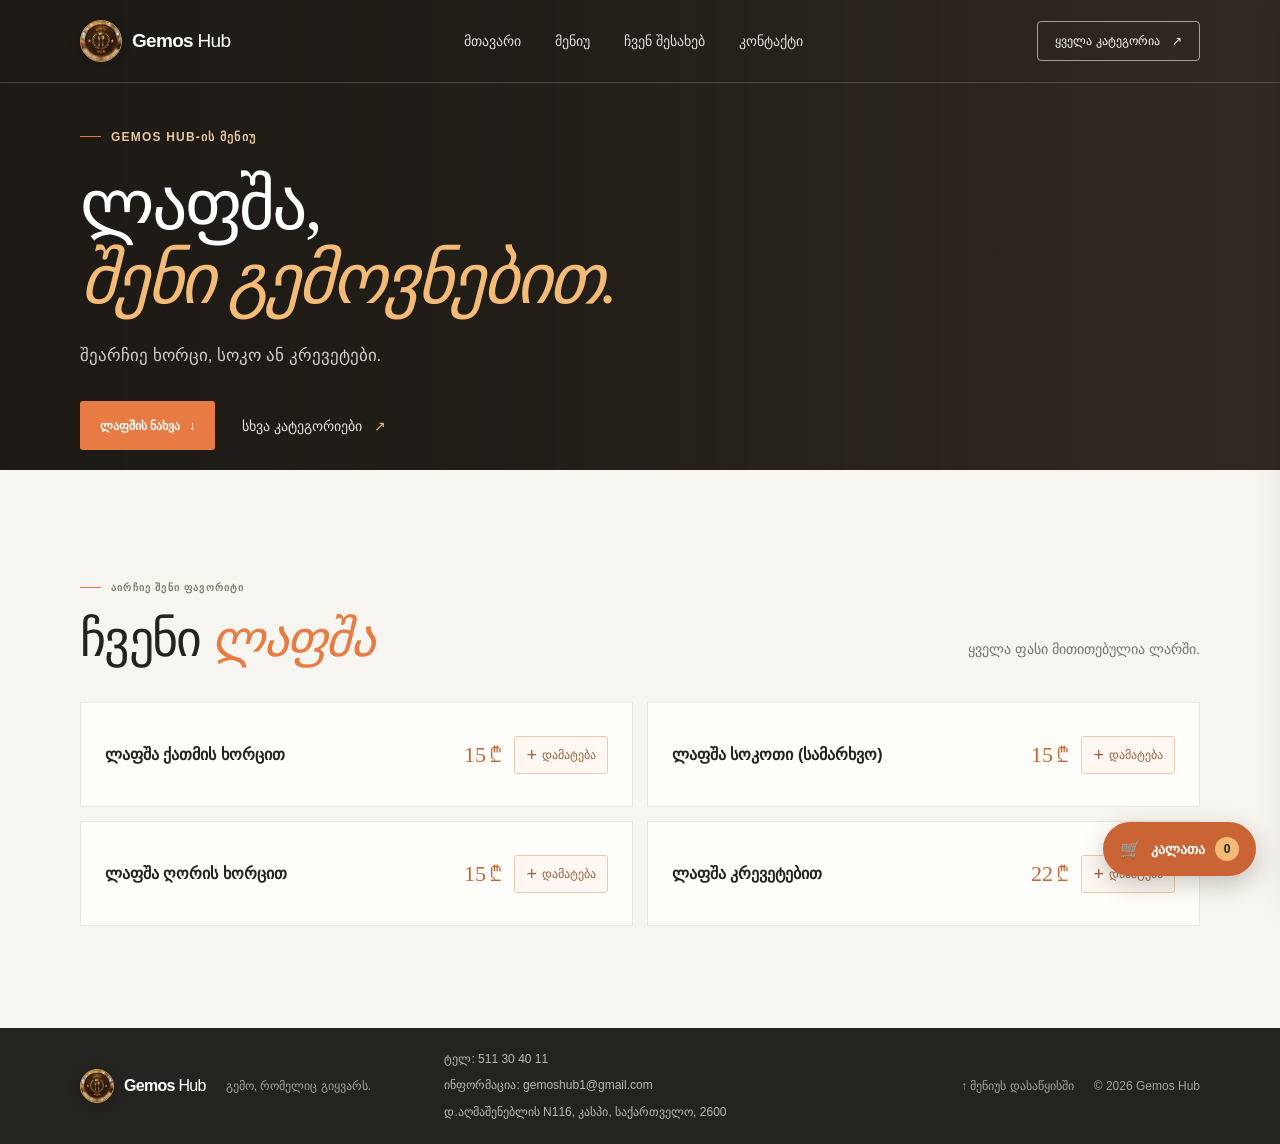
<file: noodles.html>
<!DOCTYPE html>
<html lang="ka">
<head>
    <meta charset="UTF-8">
    <meta name="viewport" content="width=device-width, initial-scale=1.0">
    <meta name="description" content="Gemos Hub-ის ლაფშის მენიუ — ქათმით, სოკოთი, ღორის ხორცით ან კრევეტებით.">
    <title>ლაფშა — Gemos Hub</title>
    <link rel="stylesheet" href="style.css">
</head>
<body>
    <header class="site-header">
        <div class="container header-content">
            <a class="brand" href="index.html#menu" aria-label="Gemos Hub — მენიუ"><img class="brand-logo" src="gemos-hub-logo.png" alt=""><span>Gemos <span class="brand-light">Hub</span></span></a>
            <nav class="main-nav" aria-label="მთავარი ნავიგაცია">
                <a href="index.html#menu">მთავარი</a><a href="index.html#menu">მენიუ</a><a href="index.html#about">ჩვენ შესახებ</a><a href="index.html#contact">კონტაქტი</a>
            </nav>
            <a class="header-button" href="index.html#menu">ყველა კატეგორია <span aria-hidden="true">↗</span></a>
        </div>
    </header>
    <main>
        <section class="hero category-hero">
            <div class="hero-image banner-noodles" role="img" aria-label="ლაფშა"></div><div class="hero-shade"></div>
            <div class="container hero-content">
                <p class="eyebrow"><span></span> Gemos Hub-ის მენიუ</p><h1>ლაფშა,<br><span>შენი გემოვნებით.</span></h1>
                <p class="hero-copy">შეარჩიე ხორცი, სოკო ან კრევეტები.</p>
                <div class="hero-actions"><a class="button button-primary" href="#category-menu">ლაფშის ნახვა <span aria-hidden="true">↓</span></a><a class="text-link" href="index.html#menu">სხვა კატეგორიები <span aria-hidden="true">↗</span></a></div>
            </div>
        </section>
        <section class="product-section section-pad" id="category-menu">
            <div class="container">
                <div class="section-heading"><div><p class="eyebrow dark-eyebrow"><span></span> აირჩიე შენი ფავორიტი</p><h2>ჩვენი <span>ლაფშა</span></h2></div><p>ყველა ფასი მითითებულია ლარში.</p></div>
                <div class="product-grid">
                    <article class="product-row"><div><h3>ლაფშა ქათმის ხორცით</h3></div><span class="product-price">15 ₾</span></article>
                    <article class="product-row"><div><h3>ლაფშა სოკოთი (სამარხვო)</h3></div><span class="product-price">15 ₾</span></article>
                    <article class="product-row"><div><h3>ლაფშა ღორის ხორცით</h3></div><span class="product-price">15 ₾</span></article>
                    <article class="product-row"><div><h3>ლაფშა კრევეტებით</h3></div><span class="product-price">22 ₾</span></article>
                </div>
            </div>
        </section>
    </main>
    <footer class="site-footer"><div class="container footer-content"><a class="brand footer-brand" href="index.html#menu"><img class="brand-logo" src="gemos-hub-logo.png" alt=""><span>Gemos <span class="brand-light">Hub</span></span></a><p>გემო, რომელიც გიყვარს.</p><div class="footer-contact"><a href="tel:+995511304011">ტელ: 511 30 40 11</a><a href="mailto:gemoshub1@gmail.com">ინფორმაცია: gemoshub1@gmail.com</a><a href="https://maps.google.com/?q=41.93372,44.42209" target="_blank" rel="noopener noreferrer">დ.აღმაშენებლის N116, კასპი, საქართველო, 2600</a></div><a href="#category-menu">↑ მენიუს დასაწყისში</a><span class="copyright">© 2026 Gemos Hub</span></div></footer>
    <script src="script.js"></script>
</body>
</html>
</file>
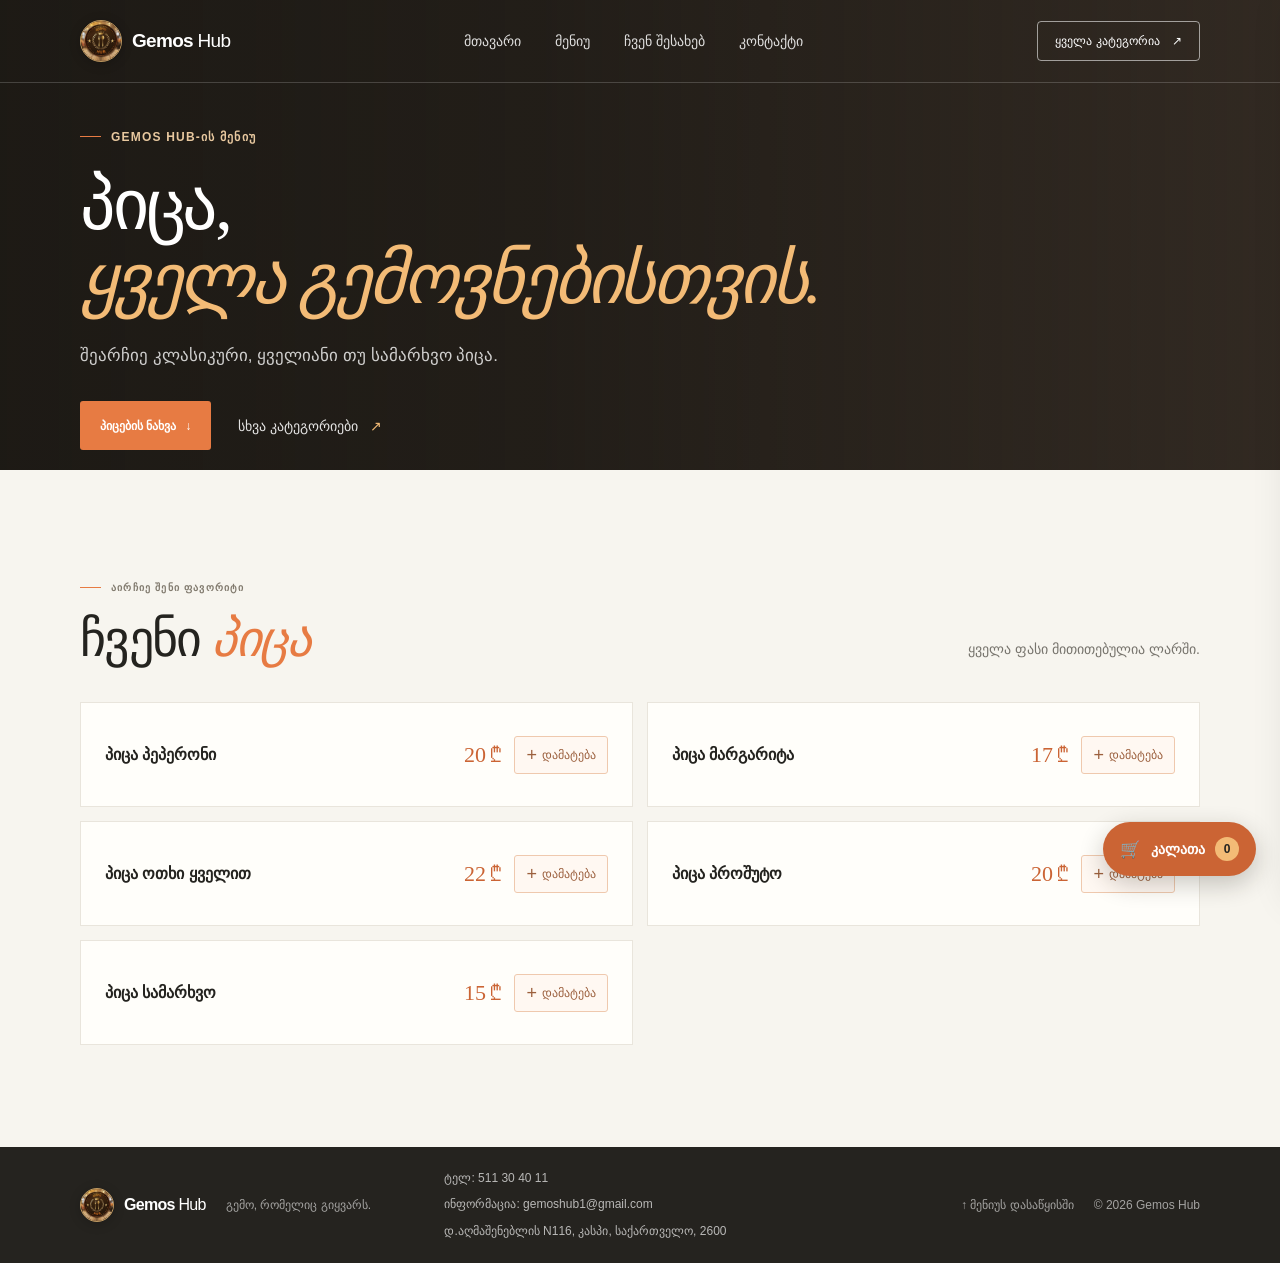
<file: pizza.html>
<!DOCTYPE html>
<html lang="ka">
<head>
    <meta charset="UTF-8">
    <meta name="viewport" content="width=device-width, initial-scale=1.0">
    <meta name="description" content="Gemos Hub-ის პიცების მენიუ.">
    <title>პიცა — Gemos Hub</title>
    <link rel="stylesheet" href="style.css">
</head>
<body>
    <header class="site-header">
        <div class="container header-content">
            <a class="brand" href="index.html#menu" aria-label="Gemos Hub — მენიუ"><img class="brand-logo" src="gemos-hub-logo.png" alt=""><span>Gemos <span class="brand-light">Hub</span></span></a>
            <nav class="main-nav" aria-label="მთავარი ნავიგაცია">
                <a href="index.html#menu">მთავარი</a><a href="index.html#menu">მენიუ</a><a href="index.html#about">ჩვენ შესახებ</a><a href="index.html#contact">კონტაქტი</a>
            </nav>
            <a class="header-button" href="index.html#menu">ყველა კატეგორია <span aria-hidden="true">↗</span></a>
        </div>
    </header>
    <main>
        <section class="hero category-hero">
            <div class="hero-image banner-pizza" role="img" aria-label="პიცა"></div><div class="hero-shade"></div>
            <div class="container hero-content">
                <p class="eyebrow"><span></span> Gemos Hub-ის მენიუ</p><h1>პიცა,<br><span>ყველა გემოვნებისთვის.</span></h1>
                <p class="hero-copy">შეარჩიე კლასიკური, ყველიანი თუ სამარხვო პიცა.</p>
                <div class="hero-actions"><a class="button button-primary" href="#category-menu">პიცების ნახვა <span aria-hidden="true">↓</span></a><a class="text-link" href="index.html#menu">სხვა კატეგორიები <span aria-hidden="true">↗</span></a></div>
            </div>
        </section>
        <section class="product-section section-pad" id="category-menu">
            <div class="container">
                <div class="section-heading"><div><p class="eyebrow dark-eyebrow"><span></span> აირჩიე შენი ფავორიტი</p><h2>ჩვენი <span>პიცა</span></h2></div><p>ყველა ფასი მითითებულია ლარში.</p></div>
                <div class="product-grid">
                    <article class="product-row"><div><h3>პიცა პეპერონი</h3></div><span class="product-price">20 ₾</span></article>
                    <article class="product-row"><div><h3>პიცა მარგარიტა</h3></div><span class="product-price">17 ₾</span></article>
                    <article class="product-row"><div><h3>პიცა ოთხი ყველით</h3></div><span class="product-price">22 ₾</span></article>
                    <article class="product-row"><div><h3>პიცა პროშუტო</h3></div><span class="product-price">20 ₾</span></article>
                    <article class="product-row"><div><h3>პიცა სამარხვო</h3></div><span class="product-price">15 ₾</span></article>
                </div>
            </div>
        </section>
    </main>
    <footer class="site-footer"><div class="container footer-content"><a class="brand footer-brand" href="index.html#menu"><img class="brand-logo" src="gemos-hub-logo.png" alt=""><span>Gemos <span class="brand-light">Hub</span></span></a><p>გემო, რომელიც გიყვარს.</p><div class="footer-contact"><a href="tel:+995511304011">ტელ: 511 30 40 11</a><a href="mailto:gemoshub1@gmail.com">ინფორმაცია: gemoshub1@gmail.com</a><a href="https://maps.google.com/?q=41.93372,44.42209" target="_blank" rel="noopener noreferrer">დ.აღმაშენებლის N116, კასპი, საქართველო, 2600</a></div><a href="#category-menu">↑ მენიუს დასაწყისში</a><span class="copyright">© 2026 Gemos Hub</span></div></footer>
    <script src="script.js"></script>
</body>
</html>
</file>
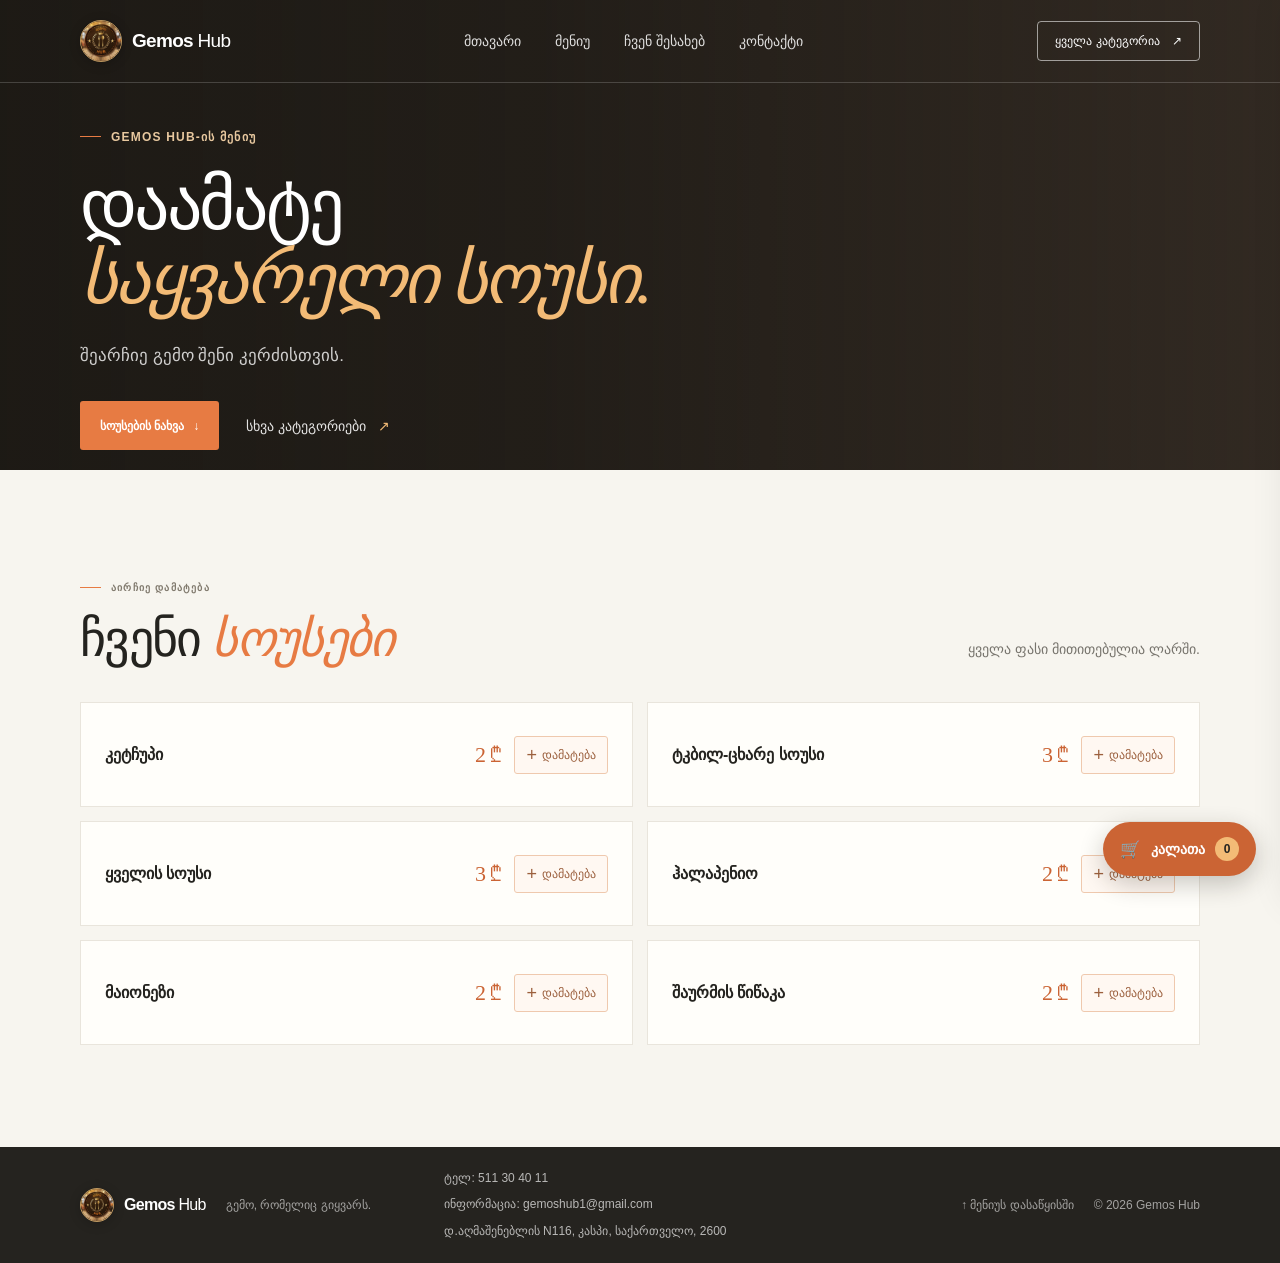
<file: sauces.html>
<!DOCTYPE html>
<html lang="ka">
<head>
    <meta charset="UTF-8">
    <meta name="viewport" content="width=device-width, initial-scale=1.0">
    <meta name="description" content="Gemos Hub-ის სოუსებისა და დამატებების მენიუ.">
    <title>სოუსები — Gemos Hub</title>
    <link rel="stylesheet" href="style.css">
</head>
<body>
    <header class="site-header">
        <div class="container header-content">
            <a class="brand" href="index.html#menu" aria-label="Gemos Hub — მენიუ"><img class="brand-logo" src="gemos-hub-logo.png" alt=""><span>Gemos <span class="brand-light">Hub</span></span></a>
            <nav class="main-nav" aria-label="მთავარი ნავიგაცია">
                <a href="index.html#menu">მთავარი</a><a href="index.html#menu">მენიუ</a><a href="index.html#about">ჩვენ შესახებ</a><a href="index.html#contact">კონტაქტი</a>
            </nav>
            <a class="header-button" href="index.html#menu">ყველა კატეგორია <span aria-hidden="true">↗</span></a>
        </div>
    </header>
    <main>
        <section class="hero category-hero">
            <div class="hero-image banner-sauces" role="img" aria-label="სოუსები"></div><div class="hero-shade"></div>
            <div class="container hero-content">
                <p class="eyebrow"><span></span> Gemos Hub-ის მენიუ</p><h1>დაამატე<br><span>საყვარელი სოუსი.</span></h1>
                <p class="hero-copy">შეარჩიე გემო შენი კერძისთვის.</p>
                <div class="hero-actions"><a class="button button-primary" href="#category-menu">სოუსების ნახვა <span aria-hidden="true">↓</span></a><a class="text-link" href="index.html#menu">სხვა კატეგორიები <span aria-hidden="true">↗</span></a></div>
            </div>
        </section>
        <section class="product-section section-pad" id="category-menu">
            <div class="container">
                <div class="section-heading"><div><p class="eyebrow dark-eyebrow"><span></span> აირჩიე დამატება</p><h2>ჩვენი <span>სოუსები</span></h2></div><p>ყველა ფასი მითითებულია ლარში.</p></div>
                <div class="product-grid">
                    <article class="product-row"><div><h3>კეტჩუპი</h3></div><span class="product-price">2 ₾</span></article>
                    <article class="product-row"><div><h3>ტკბილ-ცხარე სოუსი</h3></div><span class="product-price">3 ₾</span></article>
                    <article class="product-row"><div><h3>ყველის სოუსი</h3></div><span class="product-price">3 ₾</span></article>
                    <article class="product-row"><div><h3>ჰალაპენიო</h3></div><span class="product-price">2 ₾</span></article>
                    <article class="product-row"><div><h3>მაიონეზი</h3></div><span class="product-price">2 ₾</span></article>
                    <article class="product-row"><div><h3>შაურმის წიწაკა</h3></div><span class="product-price">2 ₾</span></article>
                </div>
            </div>
        </section>
    </main>
    <footer class="site-footer"><div class="container footer-content"><a class="brand footer-brand" href="index.html#menu"><img class="brand-logo" src="gemos-hub-logo.png" alt=""><span>Gemos <span class="brand-light">Hub</span></span></a><p>გემო, რომელიც გიყვარს.</p><div class="footer-contact"><a href="tel:+995511304011">ტელ: 511 30 40 11</a><a href="mailto:gemoshub1@gmail.com">ინფორმაცია: gemoshub1@gmail.com</a><a href="https://maps.google.com/?q=41.93372,44.42209" target="_blank" rel="noopener noreferrer">დ.აღმაშენებლის N116, კასპი, საქართველო, 2600</a></div><a href="#category-menu">↑ მენიუს დასაწყისში</a><span class="copyright">© 2026 Gemos Hub</span></div></footer>
    <script src="script.js"></script>
</body>
</html>
</file>
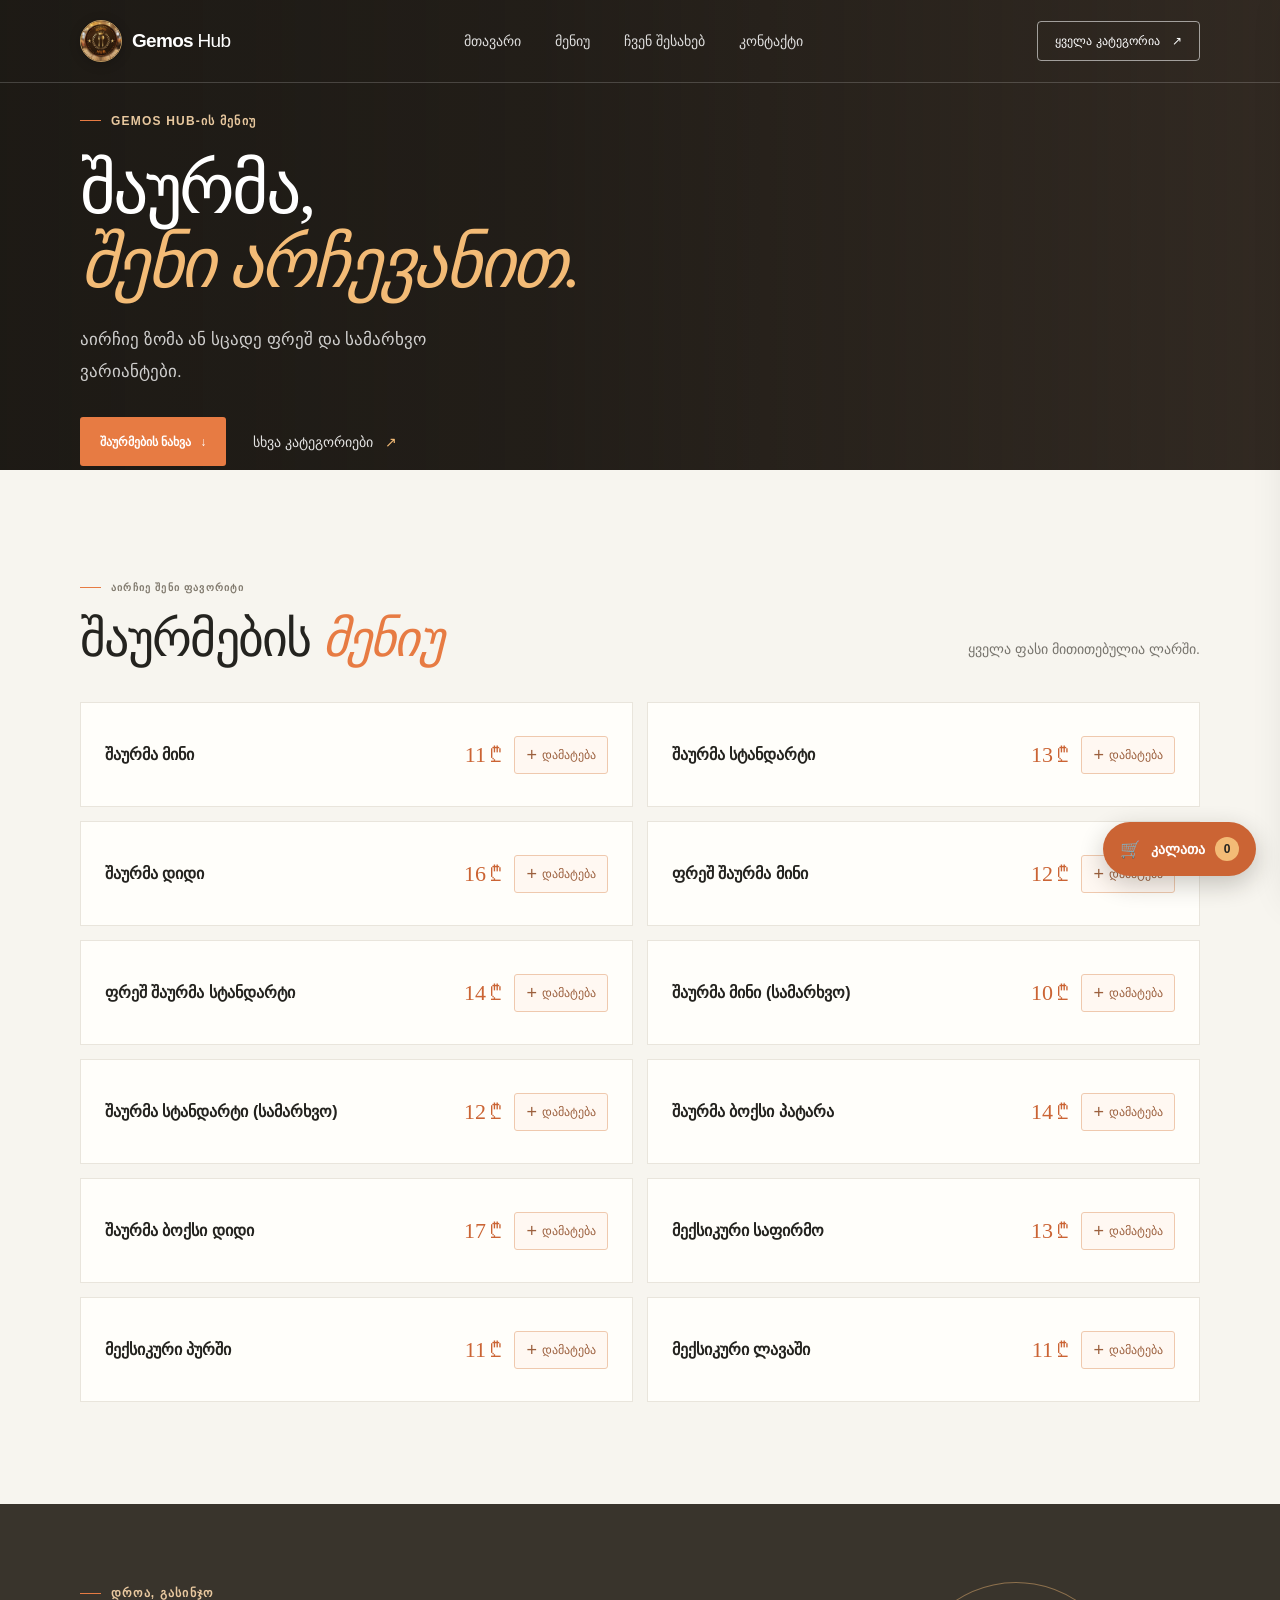
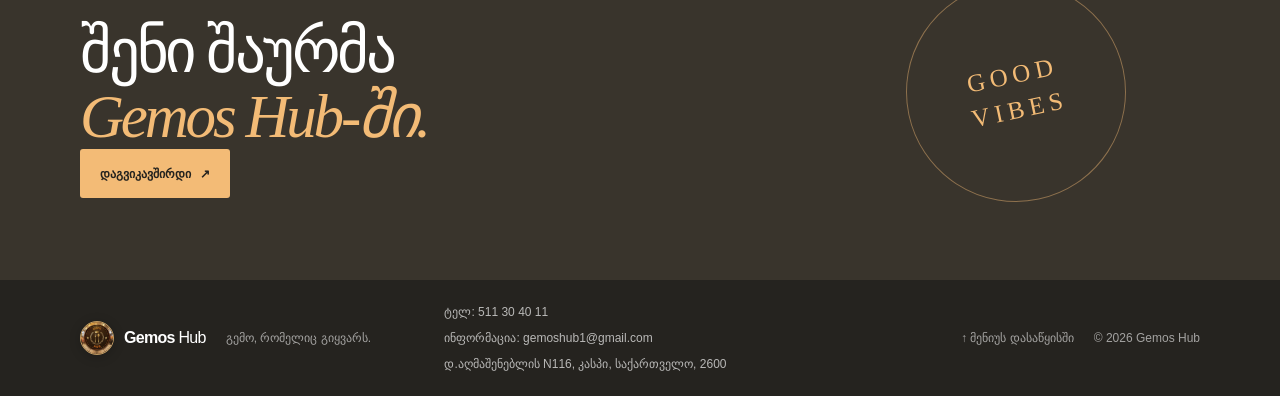
<file: shawarma.html>
<!DOCTYPE html>
<html lang="ka">
<head>
    <meta charset="UTF-8">
    <meta name="viewport" content="width=device-width, initial-scale=1.0">
    <meta name="description" content="Gemos Hub-ის შაურმების მენიუ — აირჩიე ზომა და გემო.">
    <title>შაურმების მენიუ — Gemos Hub</title>
    <link rel="stylesheet" href="style.css">
</head>
<body>
    <header class="site-header">
        <div class="container header-content">
            <a class="brand" href="index.html#menu" aria-label="Gemos Hub — მენიუ">
                <img class="brand-logo" src="gemos-hub-logo.png" alt="">
                <span>Gemos <span class="brand-light">Hub</span></span>
            </a>
            <nav class="main-nav" aria-label="მთავარი ნავიგაცია">
                <a href="index.html#menu">მთავარი</a>
                <a href="index.html#menu">მენიუ</a>
                <a href="index.html#about">ჩვენ შესახებ</a>
                <a href="index.html#contact">კონტაქტი</a>
            </nav>
            <a class="header-button" href="index.html#menu">ყველა კატეგორია <span aria-hidden="true">↗</span></a>
        </div>
    </header>

    <main>
        <section class="hero category-hero">
            <div class="hero-image shawarma-hero-image" role="img" aria-label="შაურმა ახალი ინგრედიენტებით"></div>
            <div class="hero-shade"></div>
            <div class="container hero-content">
                <p class="eyebrow"><span></span> Gemos Hub-ის მენიუ</p>
                <h1>შაურმა,<br><span>შენი არჩევანით.</span></h1>
                <p class="hero-copy">აირჩიე ზომა ან სცადე ფრეშ და სამარხვო ვარიანტები.</p>
                <div class="hero-actions">
                    <a class="button button-primary" href="#shawarma-menu">შაურმების ნახვა <span aria-hidden="true">↓</span></a>
                    <a class="text-link" href="index.html#menu">სხვა კატეგორიები <span aria-hidden="true">↗</span></a>
                </div>
            </div>
        </section>

        <section class="product-section section-pad" id="shawarma-menu">
            <div class="container">
                <div class="section-heading">
                    <div>
                        <p class="eyebrow dark-eyebrow"><span></span> აირჩიე შენი ფავორიტი</p>
                        <h2>შაურმების <span>მენიუ</span></h2>
                    </div>
                    <p>ყველა ფასი მითითებულია ლარში.</p>
                </div>
                <div class="product-grid">
                    <article class="product-row">
                        <div><h3>შაურმა მინი</h3></div>
                        <span class="product-price">11 ₾</span>
                    </article>
                    <article class="product-row">
                        <div><h3>შაურმა სტანდარტი</h3></div>
                        <span class="product-price">13 ₾</span>
                    </article>
                    <article class="product-row">
                        <div><h3>შაურმა დიდი</h3></div>
                        <span class="product-price">16 ₾</span>
                    </article>
                    <article class="product-row">
                        <div><h3>ფრეშ შაურმა მინი</h3></div>
                        <span class="product-price">12 ₾</span>
                    </article>
                    <article class="product-row">
                        <div><h3>ფრეშ შაურმა სტანდარტი</h3></div>
                        <span class="product-price">14 ₾</span>
                    </article>
                    <article class="product-row">
                        <div><h3>შაურმა მინი (სამარხვო)</h3></div>
                        <span class="product-price">10 ₾</span>
                    </article>
                    <article class="product-row">
                        <div><h3>შაურმა სტანდარტი (სამარხვო)</h3></div>
                        <span class="product-price">12 ₾</span>
                    </article>
                    <article class="product-row">
                        <div><h3>შაურმა ბოქსი პატარა</h3></div>
                        <span class="product-price">14 ₾</span>
                    </article>
                    <article class="product-row">
                        <div><h3>შაურმა ბოქსი დიდი</h3></div>
                        <span class="product-price">17 ₾</span>
                    </article>
                    <article class="product-row">
                        <div><h3>მექსიკური საფირმო</h3></div>
                        <span class="product-price">13 ₾</span>
                    </article>
                    <article class="product-row">
                        <div><h3>მექსიკური პურში</h3></div>
                        <span class="product-price">11 ₾</span>
                    </article>
                    <article class="product-row">
                        <div><h3>მექსიკური ლავაში</h3></div>
                        <span class="product-price">11 ₾</span>
                    </article>
                </div>
            </div>
        </section>

        <section class="visit-section">
            <div class="container visit-content">
                <p class="eyebrow"><span></span> დროა, გასინჯო</p>
                <h2>შენი შაურმა<br><span>Gemos Hub-ში.</span></h2>
                <a class="button button-light" href="index.html#contact">დაგვიკავშირდი <span aria-hidden="true">↗</span></a>
            </div>
            <div class="visit-orbit" aria-hidden="true">GOOD<br>VIBES</div>
        </section>
    </main>

    <footer class="site-footer">
        <div class="container footer-content">
            <a class="brand footer-brand" href="index.html#menu">
                <img class="brand-logo" src="gemos-hub-logo.png" alt="">
                <span>Gemos <span class="brand-light">Hub</span></span>
            </a>
            <p>გემო, რომელიც გიყვარს.</p>
            <div class="footer-contact">
                <a href="tel:+995511304011">ტელ: 511 30 40 11</a>
                <a href="mailto:gemoshub1@gmail.com">ინფორმაცია: gemoshub1@gmail.com</a>
                <a href="https://maps.google.com/?q=41.93372,44.42209" target="_blank" rel="noopener noreferrer">დ.აღმაშენებლის N116, კასპი, საქართველო, 2600</a>
            </div>
            <a href="#shawarma-menu">↑ მენიუს დასაწყისში</a>
            <span class="copyright">© 2026 Gemos Hub</span>
        </div>
    </footer>
    <script src="script.js"></script>
</body>
</html>
</file>
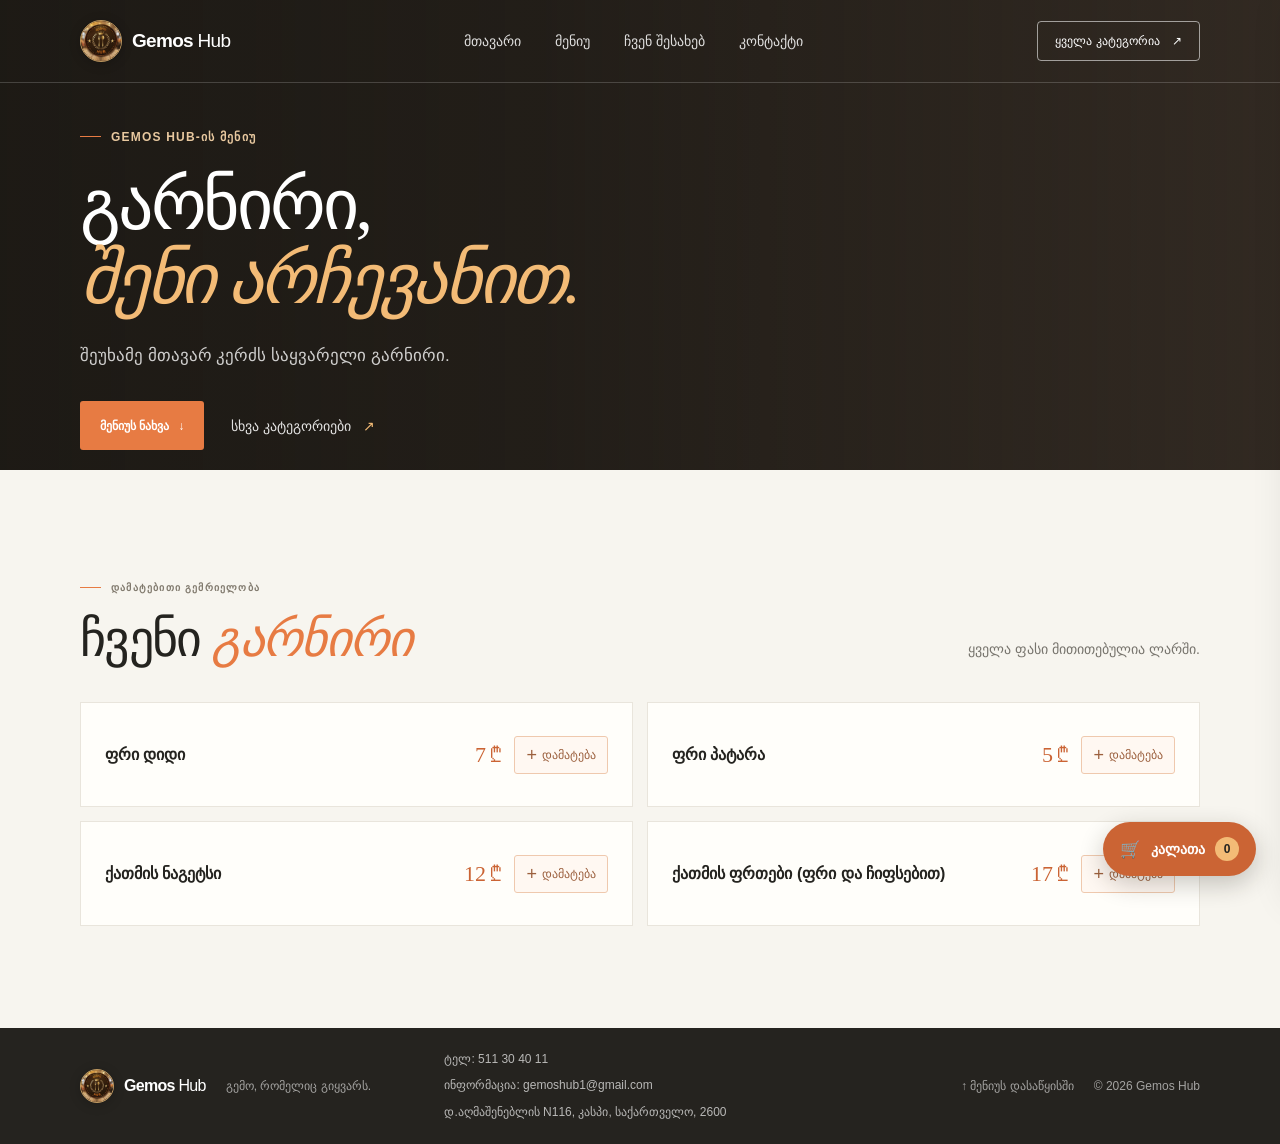
<file: sides.html>
<!DOCTYPE html>
<html lang="ka">
<head>
    <meta charset="UTF-8">
    <meta name="viewport" content="width=device-width, initial-scale=1.0">
    <meta name="description" content="Gemos Hub-ის გარნირებისა და გვერდითი კერძების მენიუ.">
    <title>გარნირი — Gemos Hub</title>
    <link rel="stylesheet" href="style.css">
</head>
<body>
    <header class="site-header">
        <div class="container header-content">
            <a class="brand" href="index.html#menu" aria-label="Gemos Hub — მენიუ"><img class="brand-logo" src="gemos-hub-logo.png" alt=""><span>Gemos <span class="brand-light">Hub</span></span></a>
            <nav class="main-nav" aria-label="მთავარი ნავიგაცია">
                <a href="index.html#menu">მთავარი</a><a href="index.html#menu">მენიუ</a><a href="index.html#about">ჩვენ შესახებ</a><a href="index.html#contact">კონტაქტი</a>
            </nav>
            <a class="header-button" href="index.html#menu">ყველა კატეგორია <span aria-hidden="true">↗</span></a>
        </div>
    </header>
    <main>
        <section class="hero category-hero">
            <div class="hero-image banner-sides" role="img" aria-label="გარნირები"></div><div class="hero-shade"></div>
            <div class="container hero-content">
                <p class="eyebrow"><span></span> Gemos Hub-ის მენიუ</p><h1>გარნირი,<br><span>შენი არჩევანით.</span></h1>
                <p class="hero-copy">შეუხამე მთავარ კერძს საყვარელი გარნირი.</p>
                <div class="hero-actions"><a class="button button-primary" href="#category-menu">მენიუს ნახვა <span aria-hidden="true">↓</span></a><a class="text-link" href="index.html#menu">სხვა კატეგორიები <span aria-hidden="true">↗</span></a></div>
            </div>
        </section>
        <section class="product-section section-pad" id="category-menu">
            <div class="container">
                <div class="section-heading"><div><p class="eyebrow dark-eyebrow"><span></span> დამატებითი გემრიელობა</p><h2>ჩვენი <span>გარნირი</span></h2></div><p>ყველა ფასი მითითებულია ლარში.</p></div>
                <div class="product-grid">
                    <article class="product-row"><div><h3>ფრი დიდი</h3></div><span class="product-price">7 ₾</span></article>
                    <article class="product-row"><div><h3>ფრი პატარა</h3></div><span class="product-price">5 ₾</span></article>
                    <article class="product-row"><div><h3>ქათმის ნაგეტსი</h3></div><span class="product-price">12 ₾</span></article>
                    <article class="product-row"><div><h3>ქათმის ფრთები (ფრი და ჩიფსებით)</h3></div><span class="product-price">17 ₾</span></article>
                </div>
            </div>
        </section>
    </main>
    <footer class="site-footer"><div class="container footer-content"><a class="brand footer-brand" href="index.html#menu"><img class="brand-logo" src="gemos-hub-logo.png" alt=""><span>Gemos <span class="brand-light">Hub</span></span></a><p>გემო, რომელიც გიყვარს.</p><div class="footer-contact"><a href="tel:+995511304011">ტელ: 511 30 40 11</a><a href="mailto:gemoshub1@gmail.com">ინფორმაცია: gemoshub1@gmail.com</a><a href="https://maps.google.com/?q=41.93372,44.42209" target="_blank" rel="noopener noreferrer">დ.აღმაშენებლის N116, კასპი, საქართველო, 2600</a></div><a href="#category-menu">↑ მენიუს დასაწყისში</a><span class="copyright">© 2026 Gemos Hub</span></div></footer>
    <script src="script.js"></script>
</body>
</html>
</file>
<file: style.css>
:root {
    --ink: #24231f;
    --muted: #77746d;
    --cream: #f7f5ef;
    --paper: #fffefa;
    --orange: #e77b43;
    --orange-dark: #cb6434;
    --line: #e9e5dc;
}

* {
    box-sizing: border-box;
}

html {
    scroll-behavior: smooth;
    scroll-padding-top: 85px;
}

body {
    margin: 0;
    color: var(--ink);
    background: var(--paper);
    font-family: "Noto Sans Georgian", "BPG Nino Mtavruli", Arial, sans-serif;
    -webkit-font-smoothing: antialiased;
}

a {
    color: inherit;
    text-decoration: none;
}

.container {
    width: min(1120px, calc(100% - 48px));
    margin: 0 auto;
}

.site-header {
    position: absolute;
    z-index: 5;
    top: 0;
    left: 0;
    width: 100%;
    color: #fff;
    border-bottom: 1px solid rgb(255 255 255 / 18%);
}

.header-content {
    min-height: 82px;
    display: flex;
    align-items: center;
    justify-content: space-between;
    gap: 28px;
}

.brand {
    display: inline-flex;
    align-items: center;
    gap: 10px;
    font-size: 19px;
    font-weight: 750;
    letter-spacing: -.7px;
    white-space: nowrap;
}

.brand-logo {
    width: 42px;
    height: 42px;
    flex: 0 0 42px;
    border: 1px solid rgb(244 194 120 / 75%);
    border-radius: 50%;
    object-fit: cover;
    object-position: center;
    box-shadow: 0 2px 12px rgb(0 0 0 / 20%);
}

.brand-light {
    font-weight: 400;
}

.main-nav {
    display: flex;
    align-items: center;
    gap: 34px;
    color: rgb(255 255 255 / 85%);
    font-size: 14px;
}

.main-nav a,
.site-footer a {
    transition: color .2s ease;
}

.main-nav a:hover,
.site-footer a:hover {
    color: #f4c278;
}

.header-button {
    padding: 12px 17px;
    border: 1px solid rgb(255 255 255 / 56%);
    border-radius: 4px;
    font-size: 12px;
    transition: background .2s ease, color .2s ease;
}

.header-button:hover {
    color: var(--ink);
    background: white;
}

.header-button span,
.button span {
    margin-left: 9px;
}

.hero {
    position: relative;
    min-height: 690px;
    display: flex;
    align-items: center;
    overflow: hidden;
    color: #fff;
    background: #362d25;
}

.hero-image,
.hero-shade {
    position: absolute;
    inset: 0;
}

.hero-image {
    background-image: url("https://images.unsplash.com/photo-1495474472287-4d71bcdd2085?auto=format&fit=crop&w=2000&q=85");
    background-position: center 54%;
    background-size: cover;
    transform: scale(1.02);
}

.hero-shade {
    background: linear-gradient(90deg, rgb(24 22 18 / 82%) 0%, rgb(24 22 18 / 66%) 42%, rgb(24 22 18 / 14%) 100%);
}

.hero-content {
    position: relative;
    z-index: 1;
    padding-top: 75px;
}

.eyebrow {
    display: flex;
    align-items: center;
    gap: 10px;
    margin: 0 0 25px;
    color: #e8c89f;
    font-size: 12px;
    font-weight: 600;
    letter-spacing: 1.2px;
    text-transform: uppercase;
}

.eyebrow > span {
    width: 21px;
    height: 1px;
    display: inline-block;
    background: var(--orange);
}

.hero h1,
.visit-section h2 {
    margin: 0;
    font-family: Georgia, "Times New Roman", serif;
    font-size: clamp(52px, 7vw, 82px);
    font-weight: 400;
    letter-spacing: -3.2px;
    line-height: 1.06;
}

.hero h1 span,
.visit-section h2 span {
    color: #f3bb76;
    font-style: italic;
}

.hero-copy {
    max-width: 425px;
    margin: 23px 0 29px;
    color: rgb(255 255 255 / 79%);
    font-size: 17px;
    line-height: 1.9;
}

.hero-actions {
    display: flex;
    align-items: center;
    gap: 27px;
}

.button {
    min-height: 49px;
    display: inline-flex;
    align-items: center;
    justify-content: center;
    padding: 0 20px;
    border-radius: 3px;
    font-size: 12px;
    font-weight: 650;
    transition: background .2s ease, transform .2s ease;
}

.button:hover {
    transform: translateY(-2px);
}

.button-primary {
    color: #fff;
    background: var(--orange);
}

.button-primary:hover {
    background: var(--orange-dark);
}

.text-link {
    color: rgb(255 255 255 / 88%);
    font-size: 14px;
}

.text-link span {
    margin-left: 8px;
    color: #f3bb76;
}

.hero-note {
    display: flex;
    align-items: center;
    gap: 9px;
    margin-top: 62px;
    color: rgb(255 255 255 / 68%);
    font-size: 11px;
}

.note-icon {
    color: #f3bb76;
    font-size: 16px;
}

.hero-stamp {
    position: absolute;
    right: max(8%, calc((100% - 1120px) / 2));
    bottom: 76px;
    width: 102px;
    height: 102px;
    display: flex;
    flex-direction: column;
    align-items: center;
    justify-content: center;
    border: 1px solid rgb(255 255 255 / 66%);
    border-radius: 50%;
    color: #fff;
    font-size: 8px;
    letter-spacing: 2px;
    line-height: 1.9;
    transform: rotate(12deg);
}

.hero-stamp strong {
    color: #f3bb76;
    font-size: 13px;
}

.section-pad {
    padding: 102px 0;
}

.intro {
    background: var(--cream);
}

.intro-grid {
    display: grid;
    grid-template-columns: 1fr 2fr 72px;
    align-items: center;
    gap: 40px;
}

.dark-eyebrow {
    align-self: start;
    margin-top: 10px;
    color: #817a6e;
    font-size: 10px;
}

.intro-copy h2,
.section-heading h2 {
    margin: 0;
    font-family: Georgia, "Times New Roman", serif;
    font-size: clamp(37px, 4.5vw, 55px);
    font-weight: 400;
    letter-spacing: -1.7px;
    line-height: 1.16;
}

.intro-copy h2 span,
.section-heading h2 span {
    color: var(--orange);
    font-style: italic;
}

.intro-copy p {
    max-width: 570px;
    margin: 20px 0 0;
    color: var(--muted);
    font-size: 15px;
    line-height: 1.9;
}

.round-link {
    width: 58px;
    height: 58px;
    display: grid;
    place-items: center;
    border: 1px solid #d5cfc4;
    border-radius: 50%;
    color: var(--orange-dark);
    font-size: 22px;
    transition: color .2s ease, background .2s ease;
}

.round-link:hover {
    color: #fff;
    background: var(--orange);
}

.menu-section {
    background: var(--paper);
}

.section-heading {
    display: flex;
    align-items: end;
    justify-content: space-between;
    gap: 25px;
    margin-bottom: 34px;
}

.section-heading .eyebrow {
    margin-bottom: 17px;
}

.section-heading h2 {
    font-size: 50px;
}

.section-heading > p {
    margin: 0 0 6px;
    color: var(--muted);
    font-size: 14px;
    line-height: 1.8;
}

.menu-grid {
    display: grid;
    grid-template-columns: repeat(3, minmax(0, 1fr));
    gap: 22px;
}

.menu-card {
    overflow: hidden;
    border: 1px solid #eeece6;
    background: #fff;
    transition: transform .2s ease, box-shadow .2s ease;
}

.menu-card:hover {
    transform: translateY(-4px);
    box-shadow: 0 12px 26px rgb(46 38 25 / 8%);
}

.card-photo {
    height: 205px;
    background-color: #e9e3da;
    background-position: center;
    background-size: cover;
}

.photo-coffee {
    background-image: url("https://images.unsplash.com/photo-1534778101976-62847782c213?auto=format&fit=crop&w=900&q=80");
}

.photo-icecream {
    background-image: url("https://images.unsplash.com/photo-1501446529957-6226bd447c46?auto=format&fit=crop&w=900&q=80");
}

.photo-shawarma {
    background-image: url("https://images.unsplash.com/photo-1529006557810-274b9b2fc783?auto=format&fit=crop&w=900&q=80");
}

.photo-burger {
    background-image: url("https://images.unsplash.com/photo-1568901346375-23c9450c58cd?auto=format&fit=crop&w=900&q=80");
}

.photo-salad {
    background-image: url("https://images.unsplash.com/photo-1512621776951-a57141f2eefd?auto=format&fit=crop&w=900&q=80");
}

.photo-pizza {
    background-image: url("https://images.unsplash.com/photo-1579751626657-72bc17010498?auto=format&fit=crop&w=900&q=80");
}

.photo-sides,
.banner-sides {
    background-image: url("https://images.unsplash.com/photo-1573080496219-bb080dd4f877?auto=format&fit=crop&w=1200&q=85");
}

.photo-sauces,
.banner-sauces {
    background-image: url("https://images.unsplash.com/photo-1472476443507-c7a5948772fc?auto=format&fit=crop&w=1200&q=85");
}

.photo-noodles,
.banner-noodles {
    background-image: url("https://images.unsplash.com/photo-1569718212165-3a8278d5f624?auto=format&fit=crop&w=1200&q=85");
}

.photo-cold-drinks,
.banner-cold-drinks {
    background-image: url("./cold-drinks.jpg");
}

.photo-desserts,
.banner-desserts {
    background-image: url("https://images.unsplash.com/photo-1563805042-7684c019e1cb?auto=format&fit=crop&w=1200&q=85");
}

.banner-hot-drinks {
    background-image: url("https://images.unsplash.com/photo-1495474472287-4d71bcdd2085?auto=format&fit=crop&w=1200&q=85");
}

.banner-pizza {
    background-image: url("https://images.unsplash.com/photo-1579751626657-72bc17010498?auto=format&fit=crop&w=1200&q=85");
}

.banner-burgers {
    background-image: url("https://images.unsplash.com/photo-1568901346375-23c9450c58cd?auto=format&fit=crop&w=1200&q=85");
}

.card-content {
    padding: 18px 19px 19px;
}

.category-card {
    display: block;
    color: inherit;
}

.category-arrow {
    display: inline-block;
    color: var(--orange-dark);
    font-size: 17px;
    transition: transform .2s ease;
}

.category-card:hover .category-arrow {
    transform: translate(2px, -2px);
}

.card-title {
    display: flex;
    align-items: baseline;
    justify-content: space-between;
    gap: 12px;
}

.card-title h3 {
    margin: 0;
    font-size: 15px;
    font-weight: 650;
}

.price {
    color: var(--orange-dark);
    font-family: Georgia, "Times New Roman", serif;
    font-size: 17px;
    white-space: nowrap;
}

.card-content p {
    min-height: 38px;
    margin: 10px 0 15px;
    color: var(--muted);
    font-size: 13px;
    line-height: 1.7;
}

.tag {
    display: inline-block;
    padding: 5px 9px;
    border-radius: 2px;
    color: #9c603e;
    background: #fbf0e8;
    font-size: 9px;
}

.visit-section {
    position: relative;
    overflow: hidden;
    padding: 82px 0;
    color: #fff;
    background: #39342c;
}

.visit-content {
    position: relative;
    z-index: 1;
}

.visit-section .eyebrow {
    margin-bottom: 20px;
}

.visit-section h2 {
    font-size: clamp(42px, 5vw, 61px);
}

.visit-section p:not(.eyebrow) {
    margin: 18px 0 23px;
    color: rgb(255 255 255 / 72%);
    font-size: 12px;
}

.button-light {
    color: var(--ink);
    background: #f3bb76;
}

.button-light:hover {
    background: #ffd091;
}

.visit-orbit {
    position: absolute;
    top: 50%;
    right: 12%;
    width: 220px;
    height: 220px;
    display: grid;
    place-content: center;
    border: 1px solid rgb(243 187 118 / 45%);
    border-radius: 50%;
    color: #f3bb76;
    font-family: Georgia, "Times New Roman", serif;
    font-size: 25px;
    letter-spacing: 5px;
    line-height: 1.4;
    text-align: center;
    transform: translateY(-50%) rotate(-12deg);
}

.site-footer {
    color: #fff;
    background: #25231f;
}

.footer-content {
    min-height: 116px;
    display: grid;
    grid-template-columns: auto minmax(130px, .8fr) minmax(300px, 2fr) auto auto;
    align-items: center;
    gap: 20px;
}

.footer-content p {
    margin: 0;
}

.footer-contact {
    display: grid;
    gap: 7px;
    color: rgb(255 255 255 / 68%);
    font-size: 12px;
    line-height: 1.6;
}

.footer-contact a {
    width: fit-content;
    max-width: 100%;
    overflow-wrap: anywhere;
    transition: color .2s ease;
}

.footer-contact a:hover {
    color: #f4c278;
}

.footer-brand {
    font-size: 16px;
}

.footer-brand .brand-logo {
    width: 34px;
    height: 34px;
    flex-basis: 34px;
}

.footer-content p,
.footer-content > a:not(.brand),
.copyright {
    color: rgb(255 255 255 / 58%);
    font-size: 12px;
}

.copyright {
    white-space: nowrap;
}

.cart-open {
    overflow: hidden;
}

.cart-toggle {
    position: fixed;
    z-index: 1001;
    right: 24px;
    bottom: 24px;
    min-height: 54px;
    display: inline-flex;
    align-items: center;
    gap: 10px;
    padding: 0 17px;
    border: 0;
    border-radius: 999px;
    color: #fff;
    background: var(--orange-dark);
    box-shadow: 0 8px 24px rgb(34 28 20 / 24%);
    font: inherit;
    font-size: 14px;
    font-weight: 650;
    cursor: pointer;
    transition: transform .2s ease, background .2s ease;
}

.cart-toggle:hover {
    transform: translateY(-2px);
    background: #ad5128;
}

.cart-toggle-icon {
    font-size: 17px;
}

.cart-count {
    min-width: 24px;
    height: 24px;
    display: grid;
    place-items: center;
    padding: 0 6px;
    border-radius: 50px;
    color: var(--ink);
    background: #f3bb76;
    font-size: 12px;
}

.cart-backdrop {
    position: fixed;
    z-index: 1002;
    inset: 0;
    width: 100%;
    height: 100%;
    border: 0;
    background: rgb(26 23 19 / 55%);
    opacity: 0;
    cursor: pointer;
    transition: opacity .25s ease;
}

.cart-backdrop[hidden] {
    display: none;
}

.cart-backdrop.is-visible {
    opacity: 1;
}

.cart-drawer {
    position: fixed;
    z-index: 1003;
    top: 0;
    right: 0;
    bottom: 0;
    width: min(460px, 100%);
    display: flex;
    flex-direction: column;
    padding: 28px;
    background: var(--paper);
    box-shadow: -12px 0 38px rgb(0 0 0 / 12%);
    transform: translateX(105%);
    transition: transform .3s ease;
}

.cart-drawer.is-open {
    transform: translateX(0);
}

.cart-drawer-header {
    display: flex;
    align-items: flex-start;
    justify-content: space-between;
    gap: 16px;
    padding-bottom: 20px;
    border-bottom: 1px solid var(--line);
}

.cart-kicker {
    margin: 0 0 6px;
    color: var(--orange-dark);
    font-size: 12px;
}

.cart-drawer-header h2 {
    margin: 0;
    font-family: Georgia, "Times New Roman", serif;
    font-size: 32px;
    font-weight: 400;
}

.cart-close {
    width: 40px;
    height: 40px;
    border: 1px solid var(--line);
    border-radius: 50%;
    color: var(--ink);
    background: white;
    font: inherit;
    font-size: 26px;
    line-height: 1;
    cursor: pointer;
}

.cart-message {
    margin: 12px 0 0;
    color: var(--orange-dark);
    font-size: 13px;
}

.cart-items {
    flex: 1;
    overflow-y: auto;
    overscroll-behavior: contain;
}

.cart-items:empty {
    flex: 0;
}

.cart-empty {
    flex: 1;
    display: grid;
    place-items: center;
    margin: auto 0;
    color: var(--muted);
    font-size: 15px;
    line-height: 1.8;
    text-align: center;
}

.cart-empty[hidden] {
    display: none;
}

.cart-item {
    display: flex;
    align-items: center;
    justify-content: space-between;
    gap: 16px;
    padding: 18px 0;
    border-bottom: 1px solid var(--line);
}

.cart-item-details {
    min-width: 0;
}

.cart-item-name {
    margin: 0;
    font-size: 15px;
    overflow-wrap: anywhere;
}

.cart-item-price {
    margin: 6px 0 0;
    color: var(--muted);
    font-size: 12px;
}

.cart-item-controls {
    display: flex;
    align-items: center;
    gap: 8px;
}

.cart-quantity-button {
    width: 30px;
    height: 30px;
    border: 1px solid var(--line);
    border-radius: 50%;
    color: var(--ink);
    background: white;
    font: inherit;
    font-size: 17px;
    cursor: pointer;
}

.cart-item-quantity {
    min-width: 18px;
    font-size: 14px;
    text-align: center;
}

.cart-remove {
    padding: 5px;
    border: 0;
    color: var(--orange-dark);
    background: transparent;
    font: inherit;
    font-size: 12px;
    cursor: pointer;
}

.cart-summary {
    padding-top: 20px;
    border-top: 1px solid var(--line);
}

.cart-total-line {
    display: flex;
    align-items: center;
    justify-content: space-between;
    margin-bottom: 18px;
    font-size: 16px;
}

.cart-total {
    color: var(--orange-dark);
    font-family: Georgia, "Times New Roman", serif;
    font-size: 25px;
}

.cart-order {
    min-height: 50px;
    display: flex;
    align-items: center;
    justify-content: center;
    gap: 8px;
    border-radius: 4px;
    color: white;
    background: #268b55;
    font-size: 14px;
    font-weight: 650;
    transition: background .2s ease;
}

.cart-order:hover {
    background: #1d7144;
}

.cart-order[aria-disabled="true"] {
    background: #aaa69d;
    cursor: not-allowed;
}

.cart-order-note {
    margin: 11px 0 0;
    color: var(--muted);
    font-size: 11px;
    line-height: 1.6;
    text-align: center;
}

.cart-toast {
    position: fixed;
    z-index: 1004;
    right: 24px;
    bottom: 90px;
    max-width: min(360px, calc(100vw - 32px));
    padding: 12px 16px;
    border-radius: 4px;
    color: white;
    background: #25231f;
    box-shadow: 0 6px 20px rgb(0 0 0 / 18%);
    font-size: 13px;
    line-height: 1.6;
    opacity: 0;
    pointer-events: none;
    transform: translateY(8px);
    transition: opacity .2s ease, transform .2s ease;
}

.cart-toast.is-visible {
    opacity: 1;
    transform: translateY(0);
}

.shawarma-hero-image {
    background-image: url("https://images.unsplash.com/photo-1529006557810-274b9b2fc783?auto=format&fit=crop&w=2000&q=85");
}

.category-hero {
    min-height: 470px;
}

.category-hero .hero-content {
    padding-top: 110px;
}

.category-hero h1 {
    font-size: clamp(48px, 6vw, 70px);
}

.product-section {
    background: var(--cream);
}

.product-grid {
    display: grid;
    grid-template-columns: repeat(2, minmax(0, 1fr));
    gap: 14px;
}

.product-row {
    min-width: 0;
    min-height: 105px;
    display: grid;
    grid-template-columns: minmax(0, 1fr) auto auto;
    align-items: center;
    gap: 12px;
    padding: 21px 24px;
    border: 1px solid var(--line);
    background: var(--paper);
    transition: transform .2s ease, box-shadow .2s ease;
}

.product-row > div {
    min-width: 0;
}

.product-row:hover {
    transform: translateY(-3px);
    box-shadow: 0 10px 24px rgb(46 38 25 / 7%);
}

.product-row h3 {
    margin: 0;
    overflow-wrap: anywhere;
    font-size: 16px;
    font-weight: 650;
}

.product-row p {
    margin: 8px 0 0;
    color: var(--muted);
    font-size: 13px;
    line-height: 1.6;
}

.product-price {
    color: var(--orange-dark);
    font-family: Georgia, "Times New Roman", serif;
    font-size: 22px;
    white-space: nowrap;
}

.add-to-cart {
    min-height: 38px;
    display: inline-flex;
    align-items: center;
    justify-content: center;
    gap: 5px;
    padding: 0 11px;
    border: 1px solid #efc9ae;
    border-radius: 3px;
    color: #9c603e;
    background: #fff8f2;
    font: inherit;
    font-size: 12px;
    cursor: pointer;
    transition: background .2s ease, border-color .2s ease, transform .2s ease;
}

.add-to-cart > span:first-child {
    font-size: 18px;
    line-height: 1;
}

.add-to-cart:hover {
    transform: translateY(-1px);
    border-color: var(--orange);
    background: #fff0e4;
}

.add-to-cart:focus-visible,
.cart-toggle:focus-visible,
.cart-drawer button:focus-visible,
.cart-order:focus-visible {
    outline: 3px solid #f3bb76;
    outline-offset: 3px;
}

.burger-groups {
    display: grid;
    grid-template-columns: repeat(2, minmax(0, 1fr));
    gap: 30px;
}

.burger-group > h3 {
    margin: 0 0 18px;
    font-family: Georgia, "Times New Roman", serif;
    font-size: 25px;
    font-weight: 400;
}

.burger-group .product-grid {
    grid-template-columns: 1fr;
    gap: 10px;
}

.burger-group .product-row {
    min-height: 84px;
    padding: 16px 18px;
}

.burger-group .product-row h3 {
    font-size: 13px;
}

.burger-group .product-row p {
    margin: 6px 0 0;
    color: var(--muted);
    font-size: 10px;
    line-height: 1.6;
}

@keyframes rise-in {
    from {
        opacity: 0;
        transform: translateY(18px);
    }

    to {
        opacity: 1;
        transform: translateY(0);
    }
}

@keyframes hero-image-reveal {
    from {
        transform: scale(1.08);
    }

    to {
        transform: scale(1.02);
    }
}

@keyframes stamp-float {
    0%,
    100% {
        translate: 0 0;
    }

    50% {
        translate: 0 -7px;
    }
}

.hero-image {
    animation: hero-image-reveal 1.2s ease-out both;
}

.hero-content .eyebrow,
.hero-content h1,
.hero-content .hero-copy,
.hero-content .hero-actions,
.hero-content .hero-note {
    animation: rise-in .65s both;
}

.hero-content h1 {
    animation-delay: .1s;
}

.hero-content .hero-copy {
    animation-delay: .2s;
}

.hero-content .hero-actions {
    animation-delay: .3s;
}

.hero-content .hero-note {
    animation-delay: .4s;
}

.hero-stamp {
    animation: stamp-float 4s ease-in-out 1.3s infinite;
}

.menu-card {
    animation: rise-in .55s both;
}

.menu-card:nth-child(2) {
    animation-delay: .08s;
}

.menu-card:nth-child(3) {
    animation-delay: .16s;
}

.menu-card:nth-child(4) {
    animation-delay: .24s;
}

.menu-card:nth-child(5) {
    animation-delay: .32s;
}

.menu-card:nth-child(6) {
    animation-delay: .4s;
}

.card-photo {
    transition: transform .45s ease;
}

.menu-card:hover .card-photo {
    transform: scale(1.04);
}

.button span,
.header-button span,
.text-link span,
.site-footer > a span {
    display: inline-block;
    transition: transform .2s ease;
}

.button:hover span,
.header-button:hover span {
    transform: translate(2px, -2px);
}

.text-link:hover span {
    transform: translateY(3px);
}

.category-links a {
    transition: border-color .2s ease, background .2s ease, transform .2s ease;
}

.category-links a:hover {
    transform: translateY(-2px);
}

@media (max-width: 900px) {
    .footer-content {
        grid-template-columns: auto 1fr;
        gap: 12px 20px;
        padding: 22px 0;
    }

    .header-content {
        flex-wrap: wrap;
        padding: 12px 0;
    }

    .main-nav {
        order: 3;
        flex: 1 0 100%;
        justify-content: center;
        flex-wrap: wrap;
        gap: 10px 24px;
    }

    .header-button {
        margin-left: auto;
    }

    .footer-contact {
        grid-column: 1 / -1;
    }

    .footer-content > a:not(.brand) {
        grid-column: 1;
    }

    .copyright {
        grid-column: 2;
        text-align: right;
    }

    .header-content {
        min-height: 72px;
        gap: 18px;
    }

    .main-nav {
        gap: 17px;
        font-size: 11px;
    }

    .header-button {
        padding: 10px 12px;
        font-size: 10px;
    }

    .hero {
        min-height: 640px;
    }

    .hero-shade {
        background: linear-gradient(90deg, rgb(24 22 18 / 82%), rgb(24 22 18 / 42%));
    }

    .intro-grid {
        grid-template-columns: 1fr 2fr;
        gap: 25px;
    }

    .round-link {
        display: none;
    }

    .menu-grid {
        grid-template-columns: repeat(2, minmax(0, 1fr));
    }

    .burger-groups {
        grid-template-columns: 1fr;
    }

    .visit-orbit {
        right: 5%;
        width: 165px;
        height: 165px;
        font-size: 19px;
    }
}

@media (max-width: 560px) {
    .container {
        width: min(100% - 36px, 440px);
    }

    .header-content {
        min-height: 68px;
        flex-wrap: wrap;
    }

    .brand {
        font-size: 16px;
    }

    .brand-logo {
        width: 34px;
        height: 34px;
        flex-basis: 34px;
    }

    .main-nav {
        order: 3;
        width: 100%;
        justify-content: space-between;
        gap: 4px 10px;
        flex-wrap: wrap;
        padding: 0 0 13px;
        font-size: 11px;
    }

    .header-button {
        margin-left: auto;
    }

    .hero {
        min-height: 680px;
        align-items: center;
    }

    .hero-content {
        padding-top: 100px;
    }

    .hero h1 {
        font-size: clamp(47px, 13vw, 66px);
        letter-spacing: -2px;
    }

    .hero-copy {
        max-width: 340px;
        font-size: 15px;
    }

    .hero-actions {
        align-items: flex-start;
        flex-direction: column;
        gap: 17px;
    }

    .hero-note {
        margin-top: 40px;
    }

    .hero-stamp {
        right: 25px;
        bottom: 27px;
        width: 78px;
        height: 78px;
        font-size: 6px;
    }

    .hero-stamp strong {
        font-size: 10px;
    }

    .section-pad {
        padding: 72px 0;
    }

    .intro-grid {
        grid-template-columns: 1fr;
        gap: 12px;
    }

    .dark-eyebrow {
        margin: 0 0 8px;
    }

    .intro-copy h2,
    .section-heading h2 {
        font-size: clamp(35px, 9vw, 39px);
    }

    .intro-copy p,
    .section-heading > p {
        font-size: 14px;
    }

    .section-heading {
        align-items: flex-start;
        flex-direction: column;
        gap: 14px;
    }

    .section-heading > p br {
        display: none;
    }

    .menu-grid {
        grid-template-columns: 1fr;
        gap: 15px;
    }

    .product-grid {
        grid-template-columns: 1fr;
        gap: 10px;
    }

    .product-row {
        min-height: 90px;
        padding: 18px;
    }

    .product-row h3 {
        font-size: 13px;
    }

    .product-price {
        font-size: 20px;
    }

    .add-to-cart {
        min-height: 36px;
        padding: 0 8px;
        font-size: 11px;
    }

    .card-photo {
        height: 220px;
    }

    .card-content p {
        min-height: auto;
        font-size: 14px;
    }

    .visit-section {
        padding: 70px 0;
    }

    .visit-section h2 {
        font-size: 45px;
    }

    .visit-orbit {
        top: auto;
        right: -37px;
        bottom: -50px;
        width: 130px;
        height: 130px;
        font-size: 14px;
    }

    .footer-content {
        min-height: 0;
        display: grid;
        grid-template-columns: 1fr 1fr;
        gap: 12px;
        padding: 22px 0;
    }

    .footer-content p {
        text-align: right;
        font-size: 11px;
    }

    .footer-contact {
        grid-column: 1 / -1;
    }

    .footer-content > a:not(.brand) {
        grid-column: 1;
    }

    .copyright {
        grid-column: 2;
        text-align: right;
    }
}

@media (max-width: 380px) {
    .container {
        width: calc(100% - 28px);
    }

    .header-content {
        gap: 10px;
    }

    .main-nav {
        justify-content: flex-start;
        column-gap: 14px;
    }

    .header-button {
        padding: 9px 10px;
        font-size: 10px;
    }

    .hero h1 {
        font-size: 44px;
        letter-spacing: -1.5px;
    }

    .product-row {
        gap: 10px;
        padding: 15px 11px;
    }

    .product-row h3 {
        font-size: 12px;
    }

    .product-price {
        font-size: 16px;
    }

    .add-to-cart {
        width: 34px;
        min-height: 34px;
        padding: 0;
    }

    .add-to-cart-label {
        display: none;
    }

    .cart-toggle {
        right: 14px;
        bottom: 14px;
        min-height: 48px;
        padding: 0 13px;
        font-size: 13px;
    }

    .cart-drawer {
        padding: 20px 16px;
    }

    .cart-item {
        align-items: flex-start;
        gap: 8px;
    }

    .cart-item-controls {
        gap: 5px;
    }

    .cart-remove {
        font-size: 11px;
    }

    .cart-toast {
        right: 14px;
        bottom: 72px;
    }
}

@media (prefers-reduced-motion: reduce) {
    *,
    *::before,
    *::after {
        scroll-behavior: auto !important;
        animation-duration: .01ms !important;
        animation-iteration-count: 1 !important;
        transition-duration: .01ms !important;
    }

    .menu-card,
    .hero-content .eyebrow,
    .hero-content h1,
    .hero-content .hero-copy,
    .hero-content .hero-actions,
    .hero-content .hero-note {
        opacity: 1;
        animation: none;
    }
}
</file>
